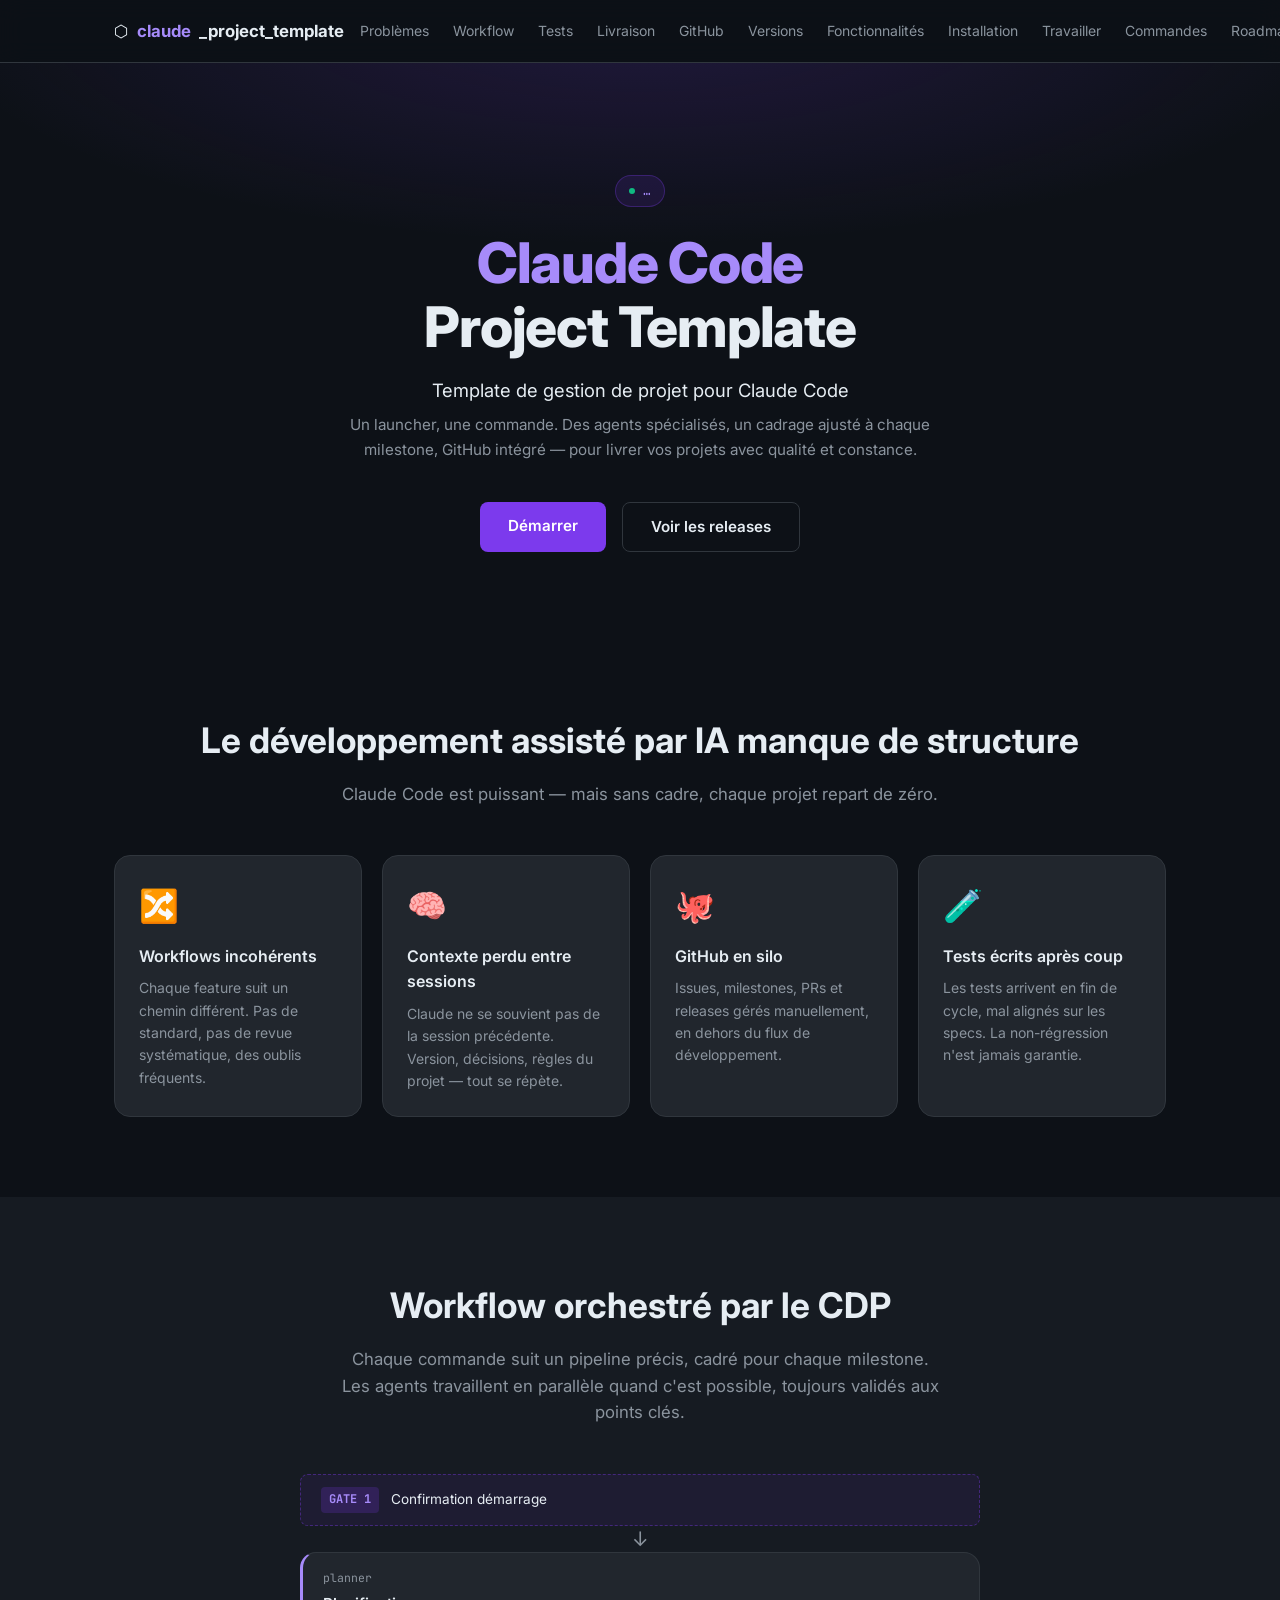
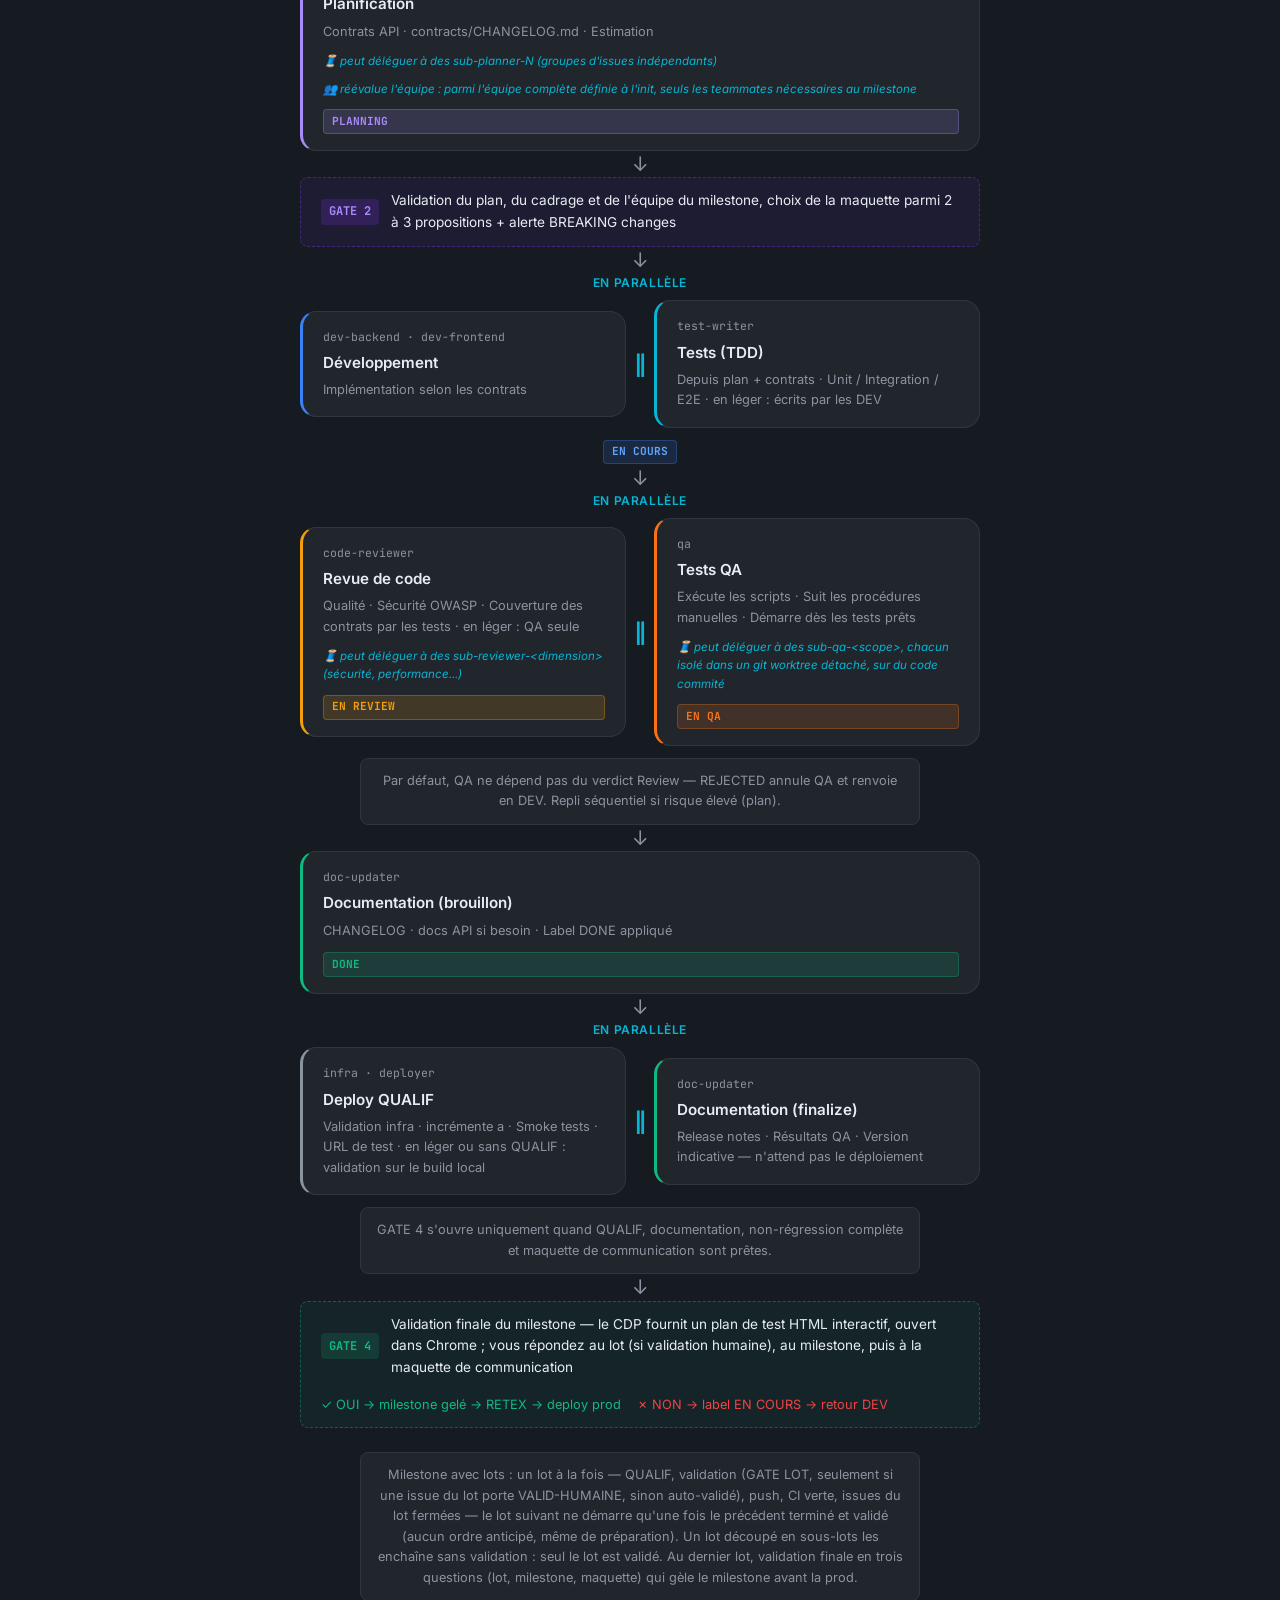
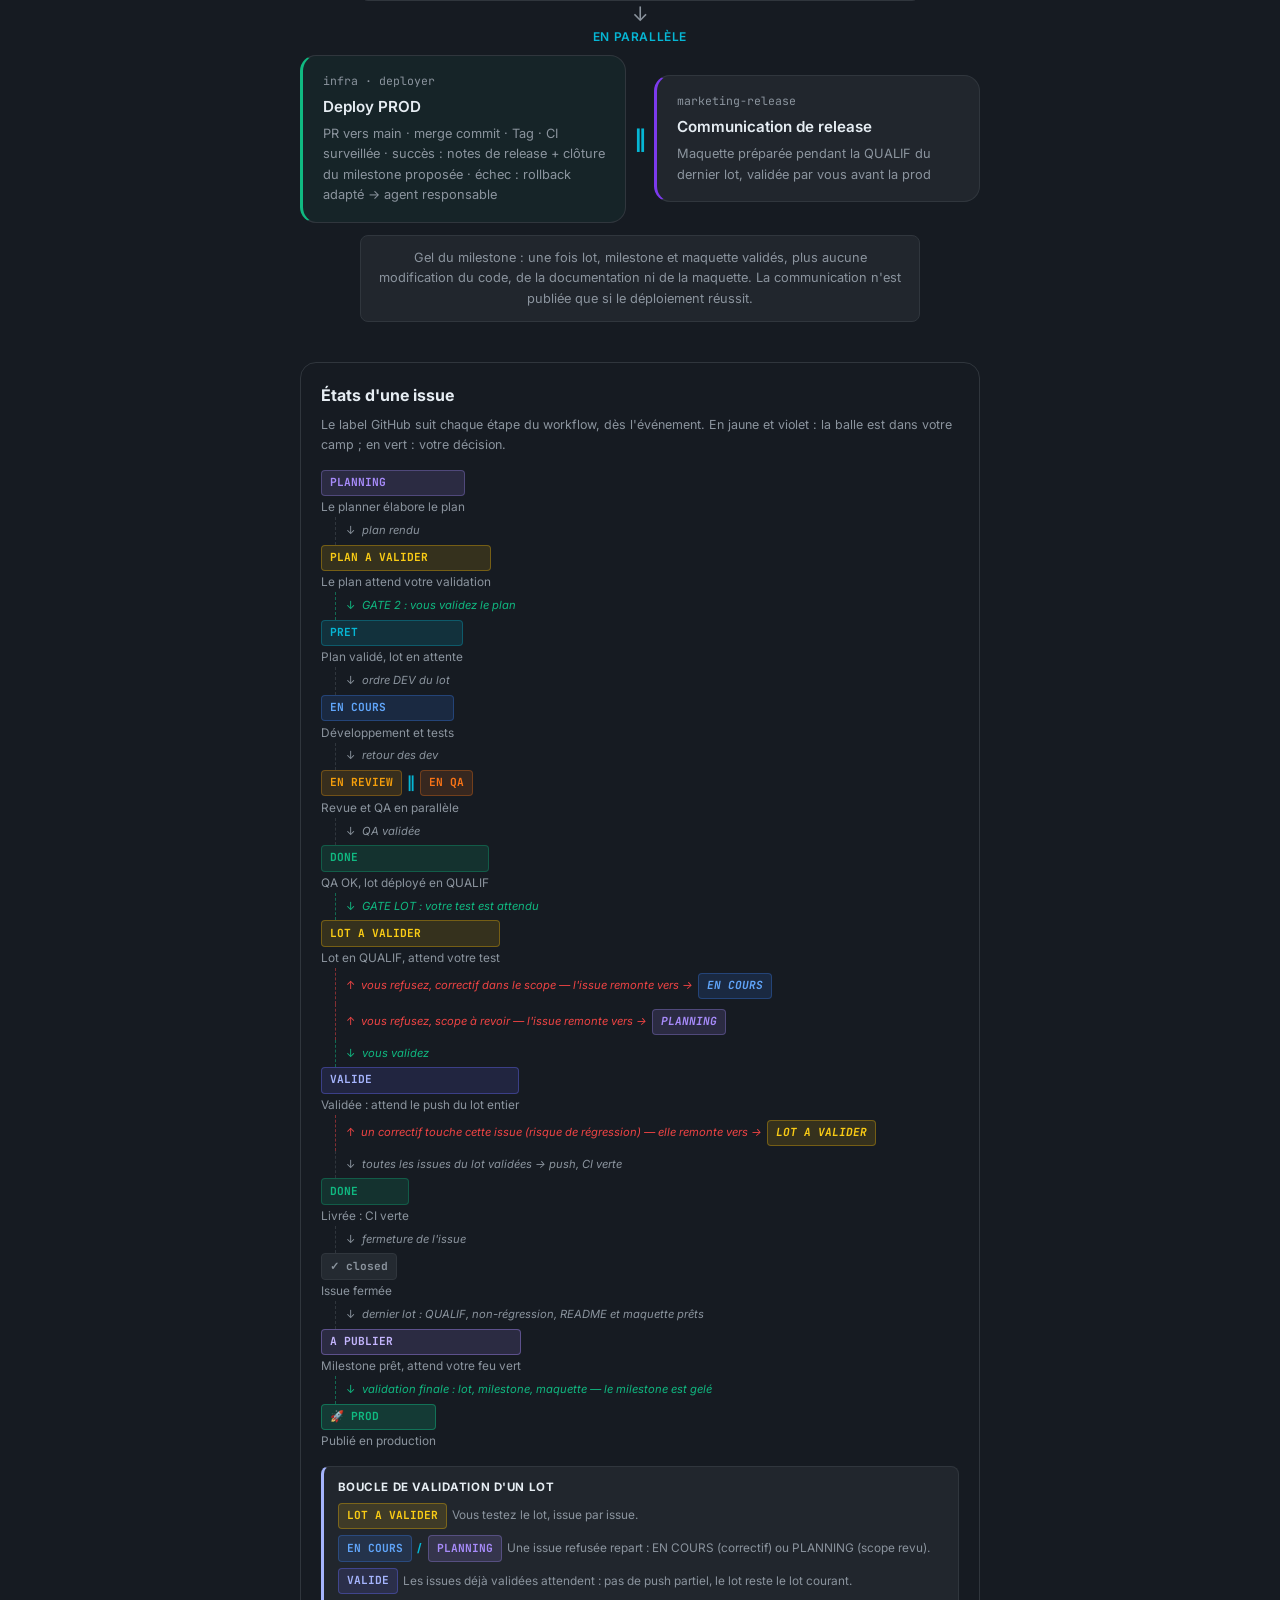
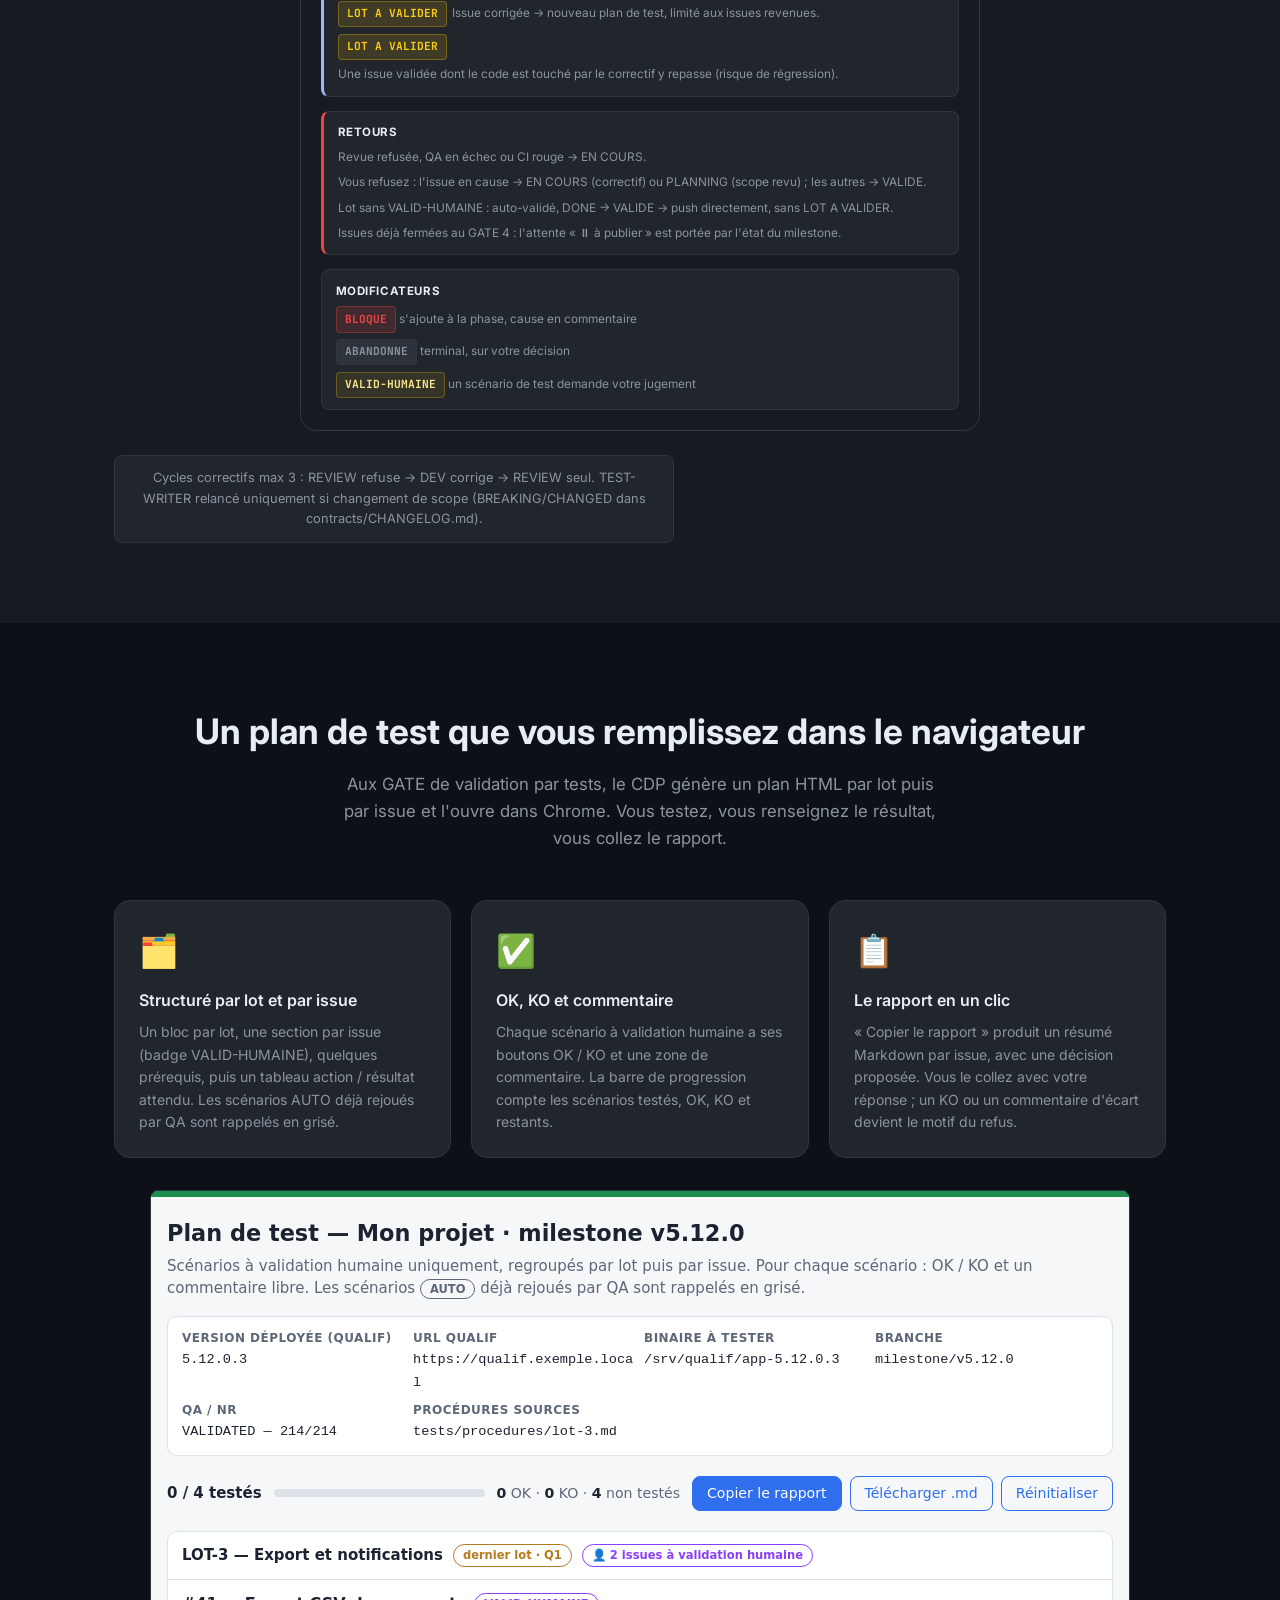
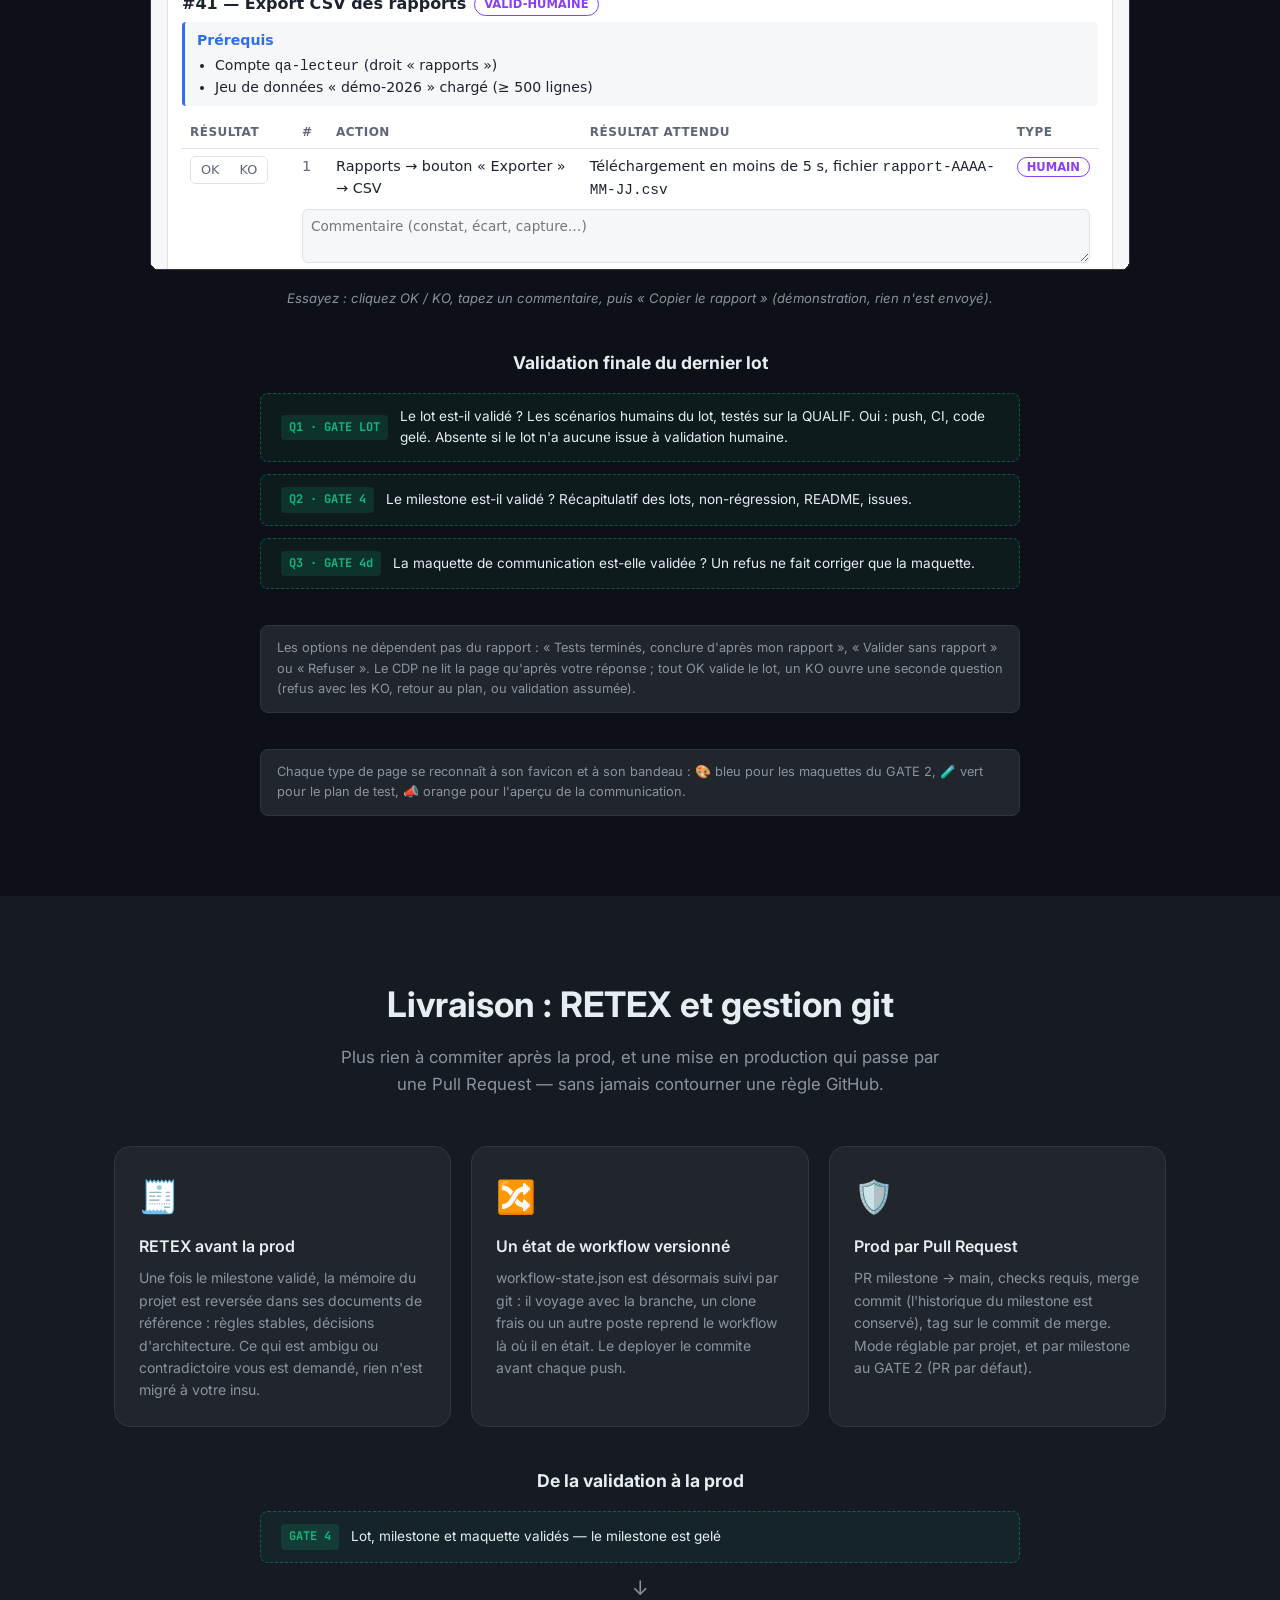
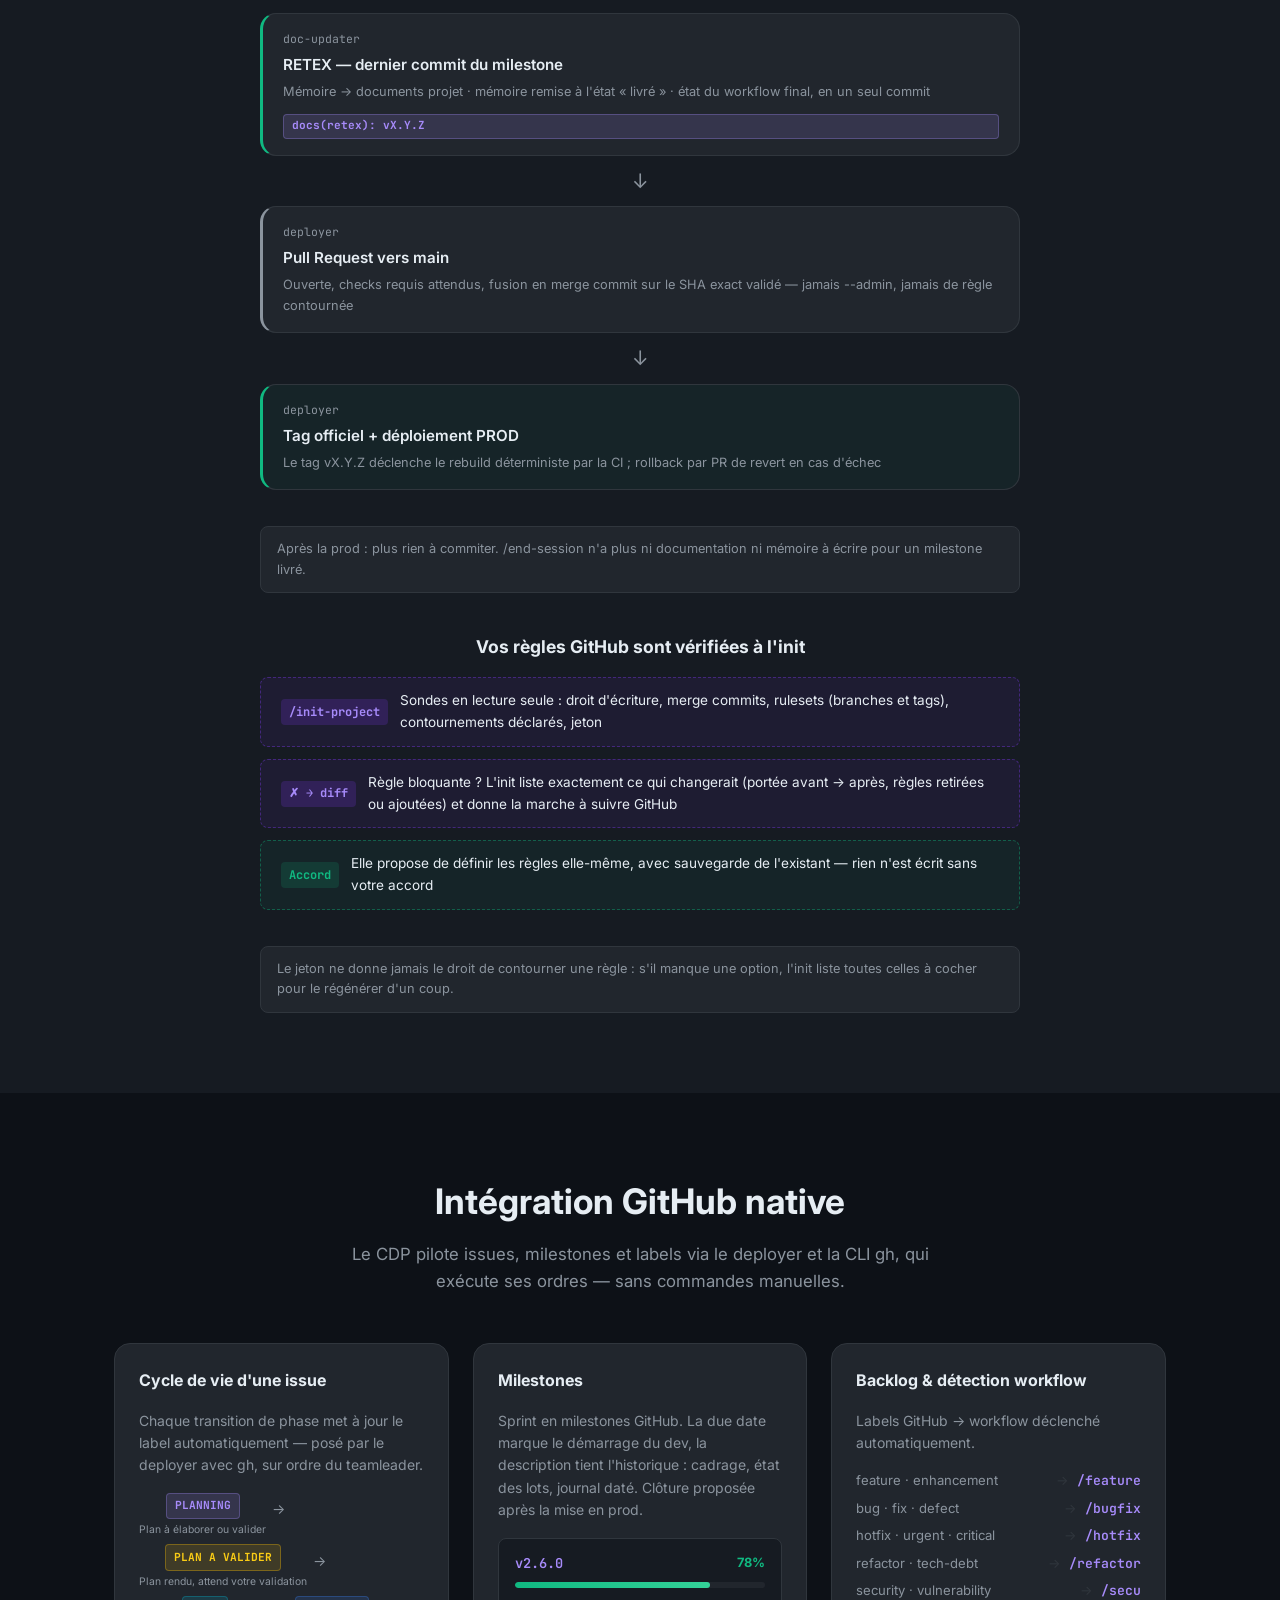
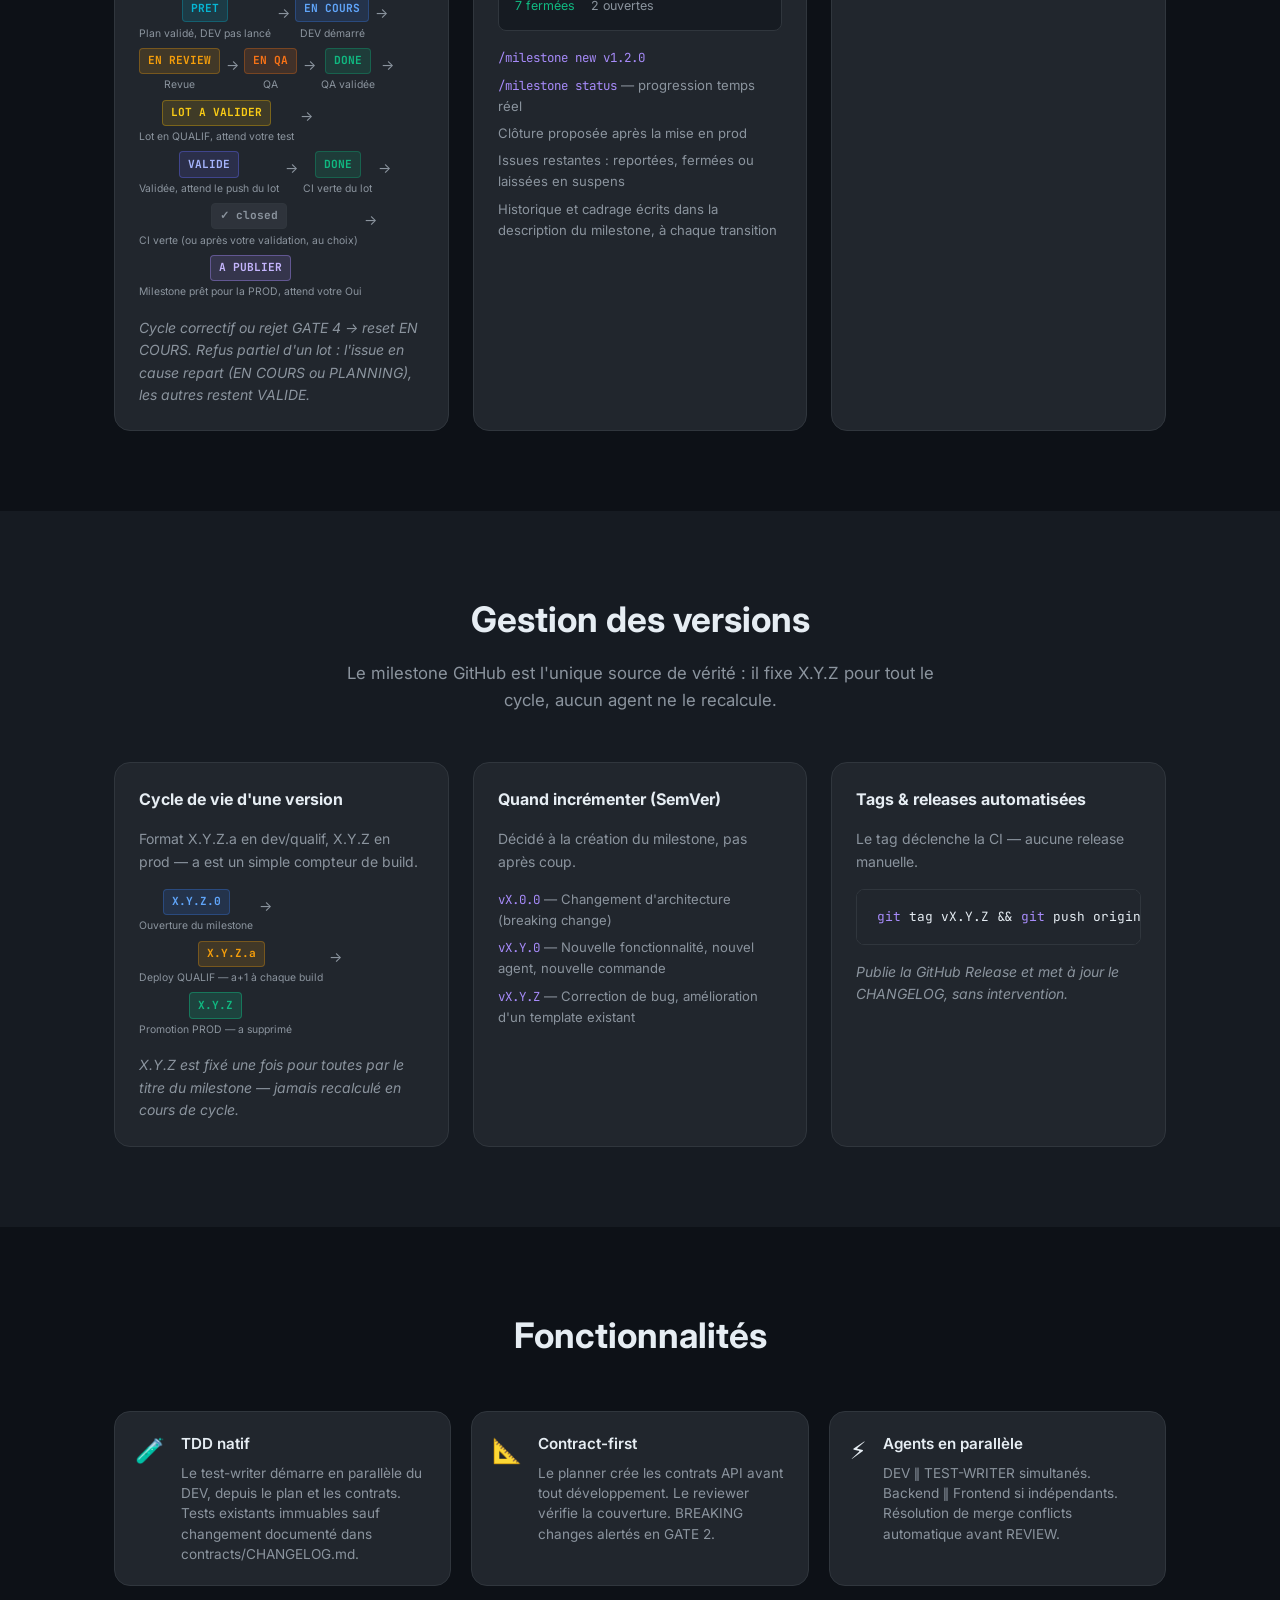
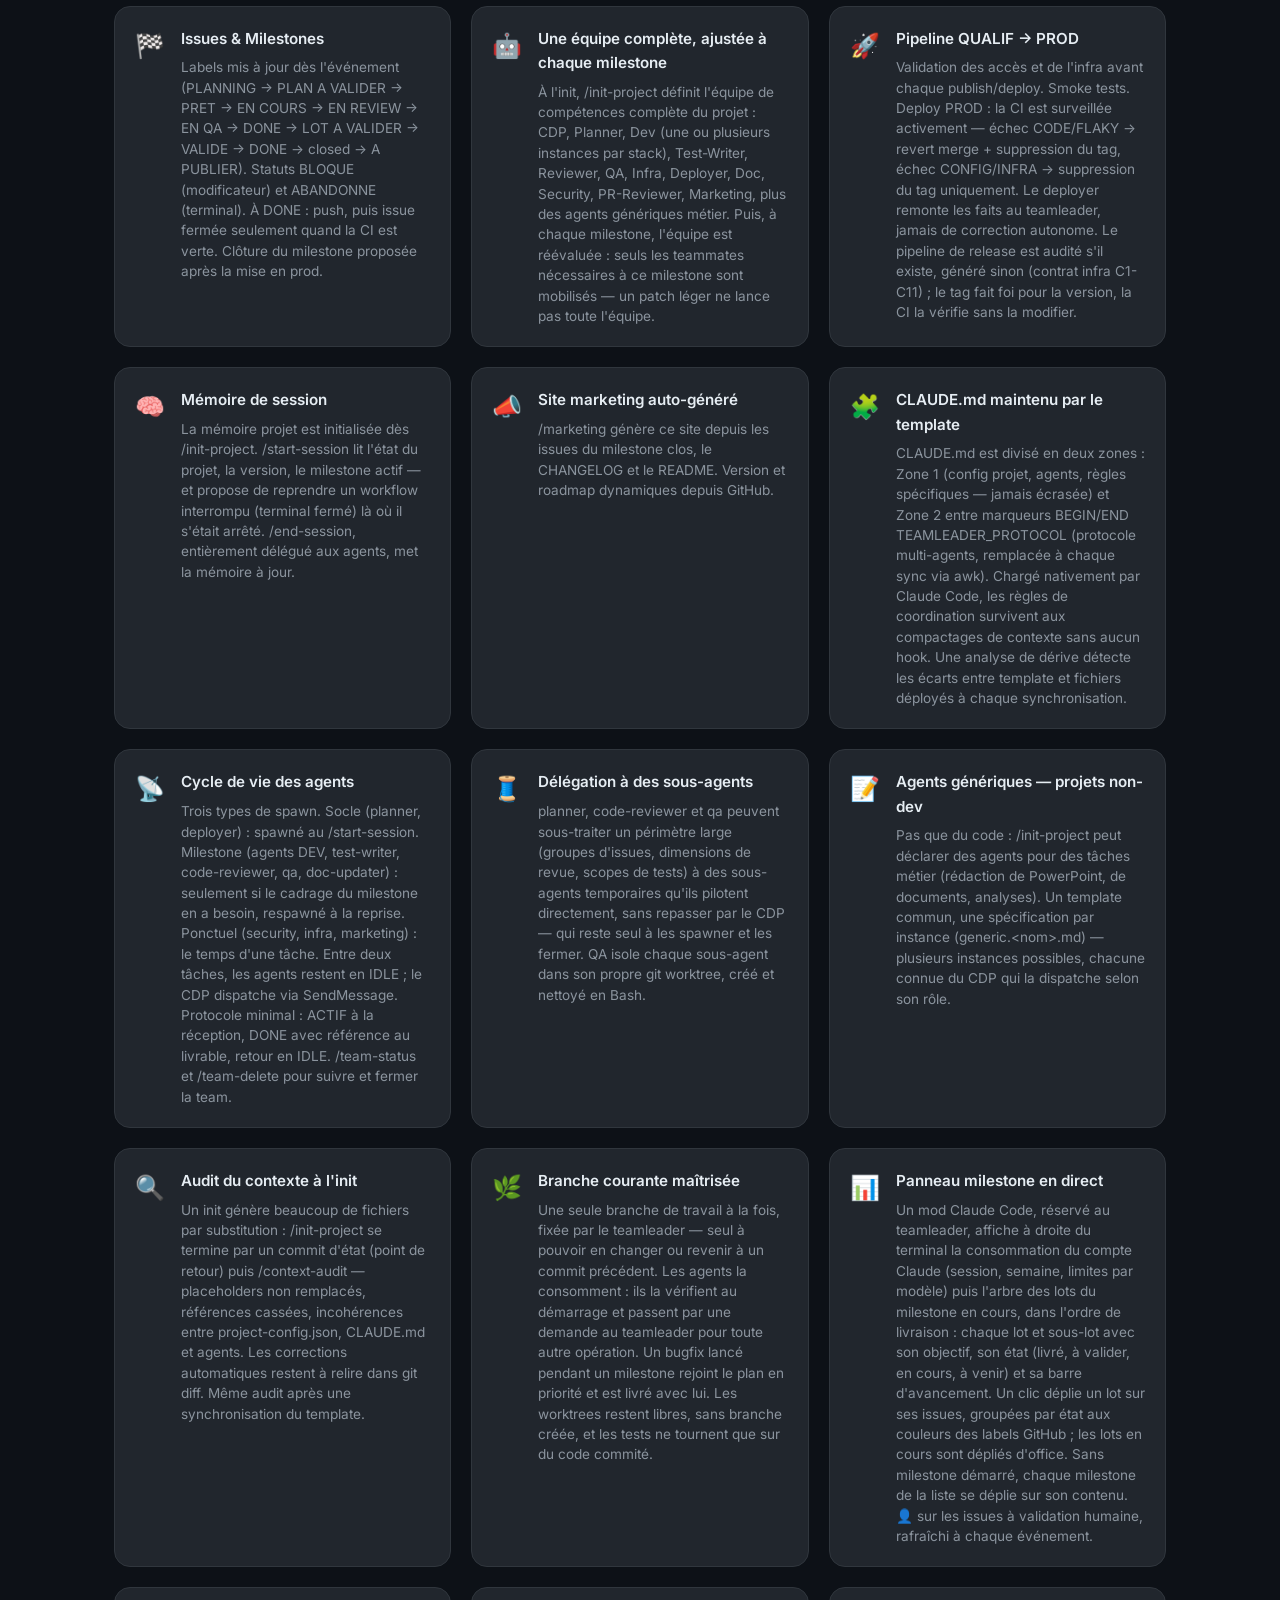
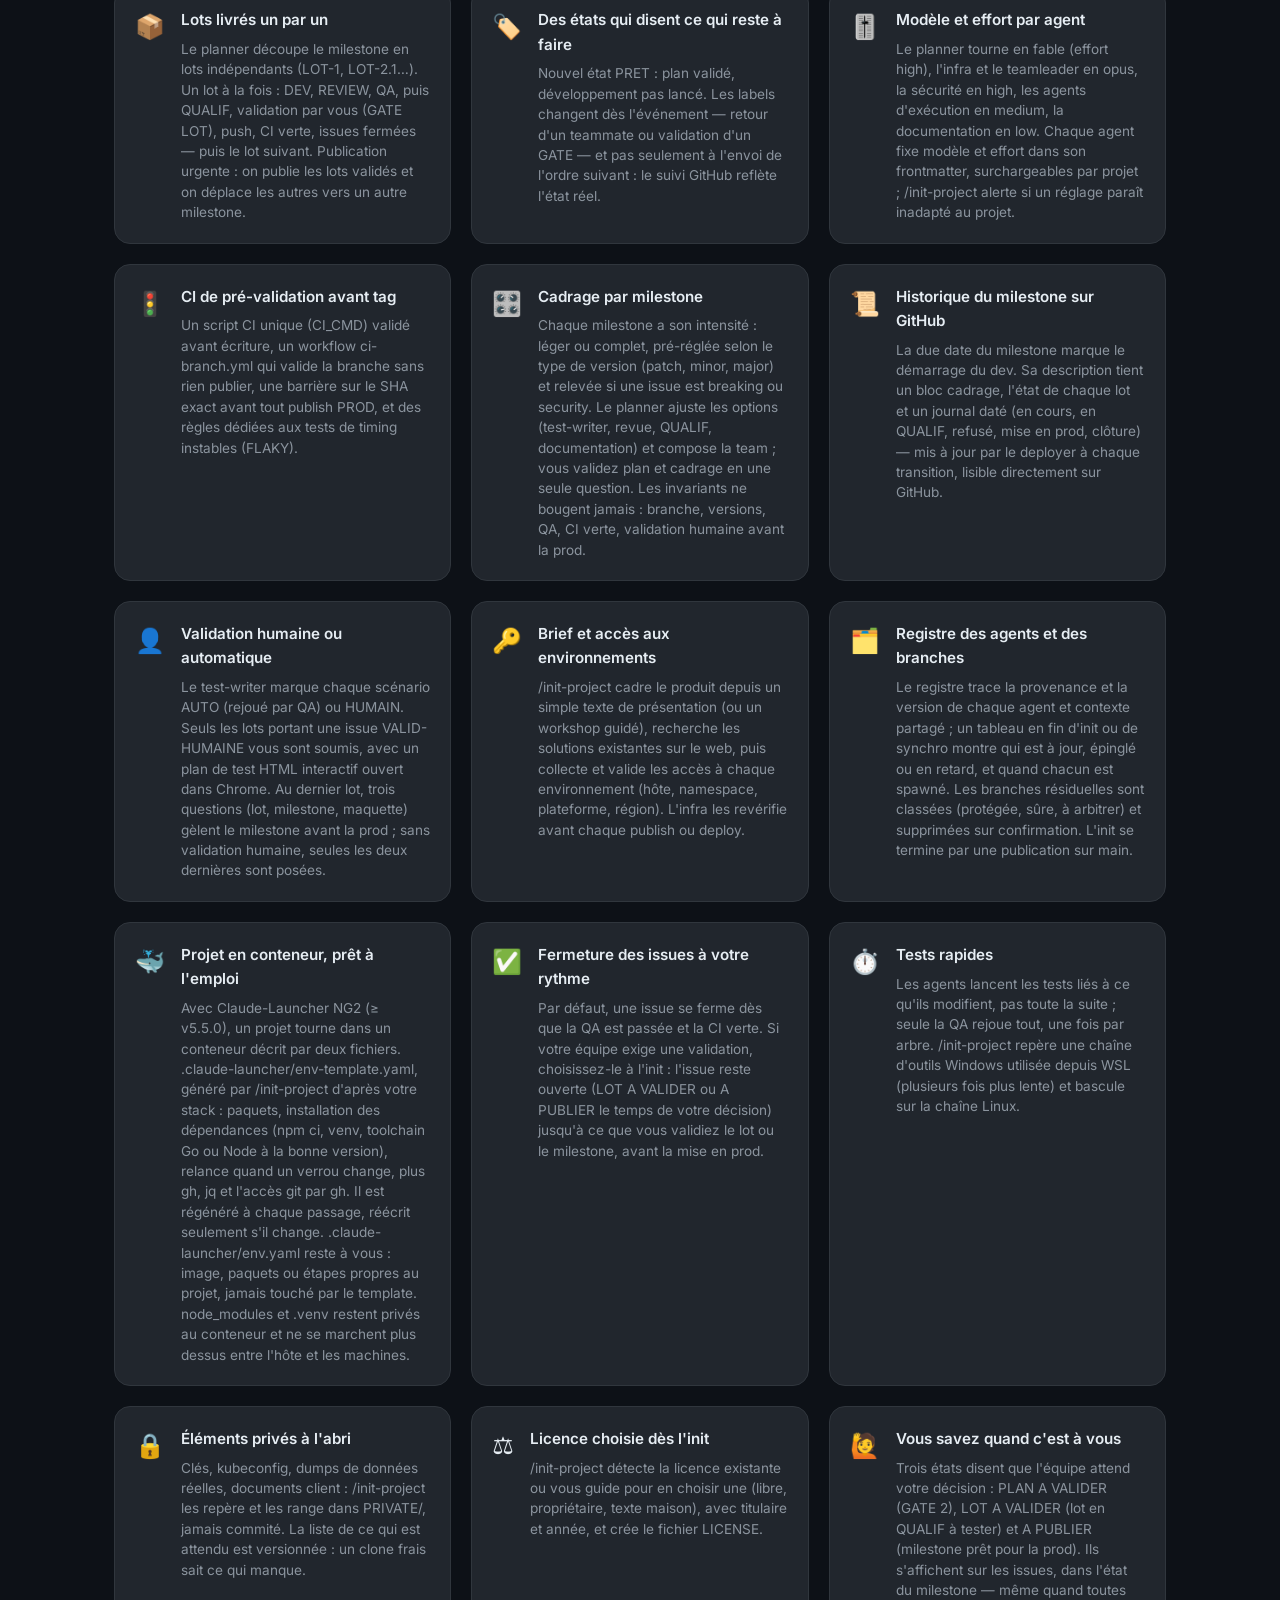
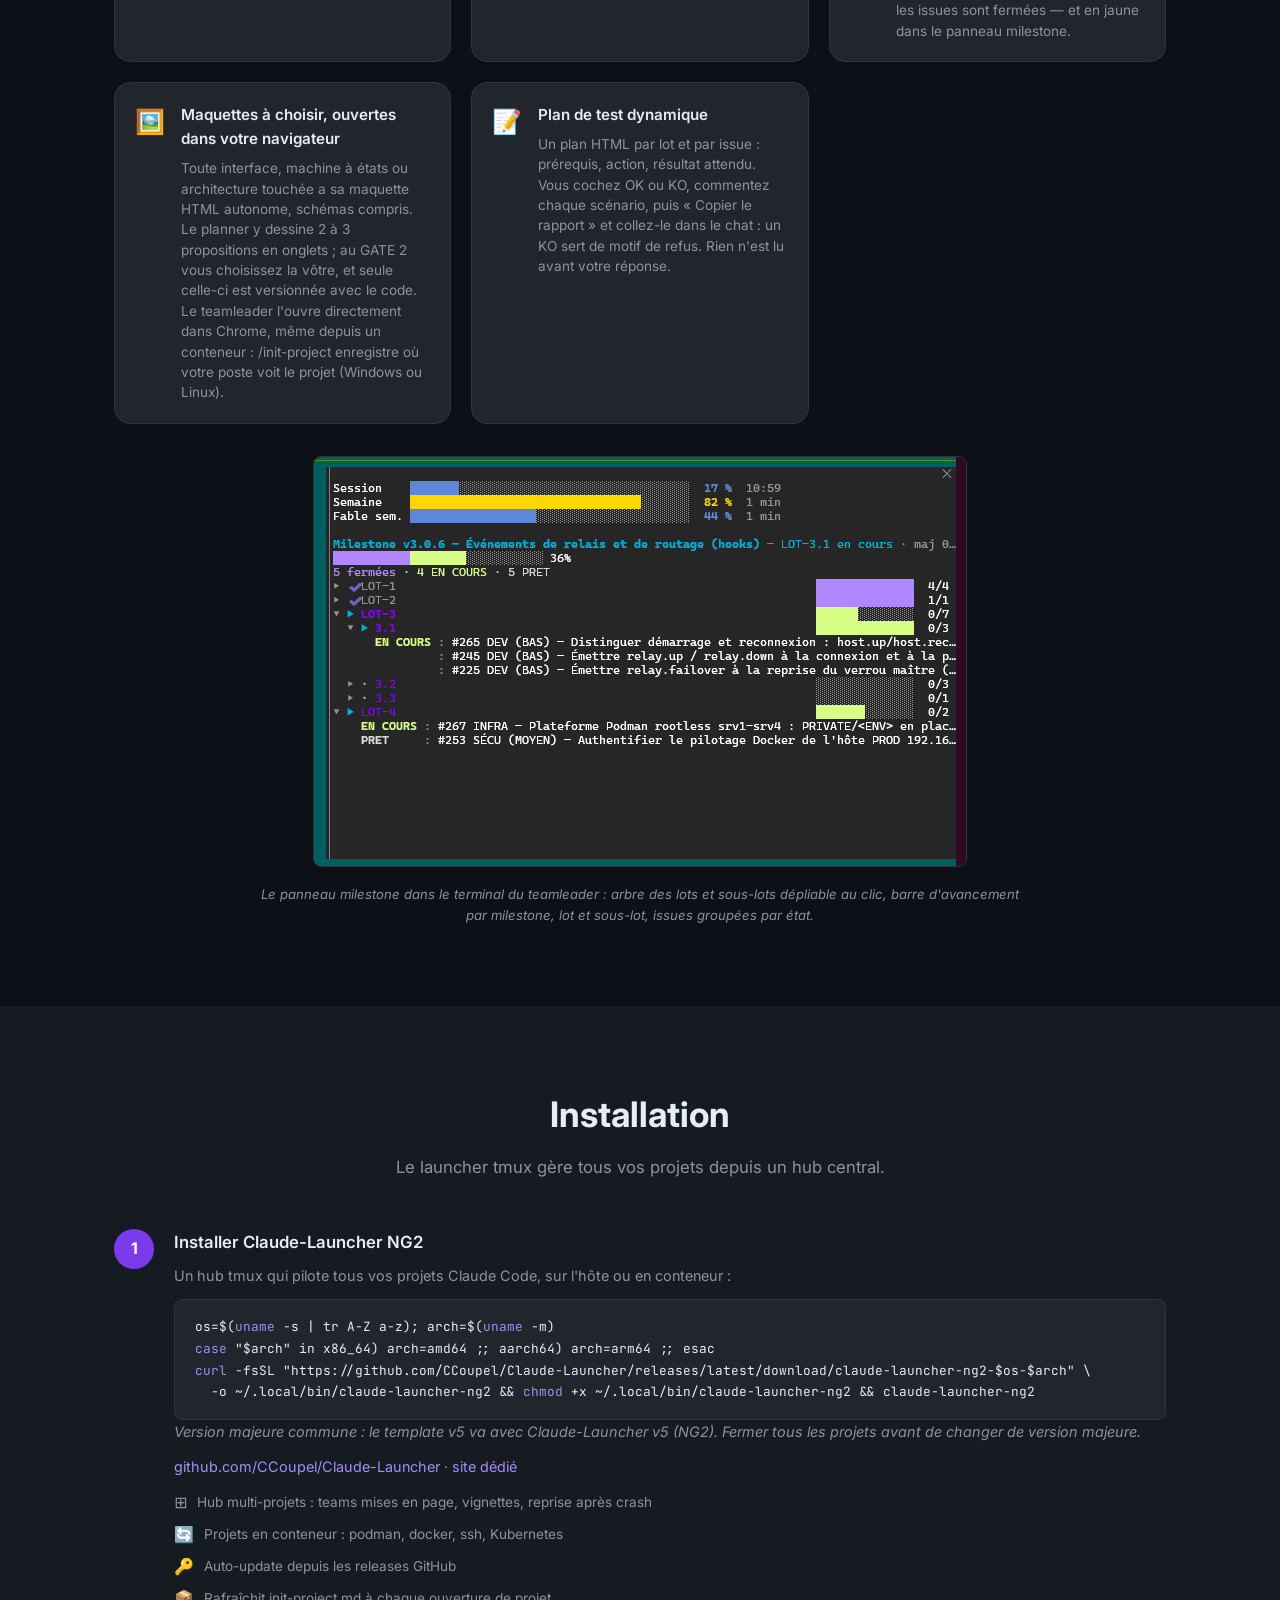
<file: index.html>
<!DOCTYPE html>
<html lang="fr">
<head>
  <meta charset="UTF-8" />
  <meta name="viewport" content="width=device-width, initial-scale=1.0" />
  <meta name="description" content="Template de gestion de projet pour Claude Code — agents spécialisés, workflows orchestrés, GitHub intégré, TDD natif." />
  <title>Claude Project Template</title>
  <link rel="preconnect" href="https://fonts.googleapis.com" />
  <link rel="preconnect" href="https://fonts.gstatic.com" crossorigin />
  <link href="https://fonts.googleapis.com/css2?family=Inter:wght@400;500;600;700;800&family=JetBrains+Mono:wght@400;500&display=swap" rel="stylesheet" />
  <link rel="stylesheet" href="assets/style.css" />
</head>
<body>

<nav>
  <div class="container nav-inner">
    <div class="nav-logo">⬡ <span>claude</span>_project_template</div>
    <ul class="nav-links">
      <li><a href="#problems" data-i18n="nav.problems">Problèmes</a></li>
      <li><a href="#workflow" data-i18n="nav.workflow">Workflow</a></li>
      <li><a href="#testplan" data-i18n="nav.testplan">Tests</a></li>
      <li><a href="#release" data-i18n="nav.release">Livraison</a></li>
      <li><a href="#github"   data-i18n="nav.github">GitHub</a></li>
      <li><a href="#versioning" data-i18n="nav.versioning">Versions</a></li>
      <li><a href="#features" data-i18n="nav.features">Fonctionnalités</a></li>
      <li><a href="#install"  data-i18n="nav.install">Installation</a></li>
      <li><a href="#working"  data-i18n="nav.working">Travailler</a></li>
      <li><a href="#commands" data-i18n="nav.commands">Commandes</a></li>
      <li><a href="#roadmap"  data-i18n="nav.roadmap">Roadmap</a></li>
    </ul>
    <div class="lang-switcher">
      <button class="lang-btn active" data-lang="fr">FR</button>
      <span>|</span>
      <button class="lang-btn" data-lang="en">EN</button>
    </div>
  </div>
</nav>

<section id="hero">
  <div class="container">
    <div class="hero-badge"><span class="dot"></span><span class="version-tag">…</span></div>
    <h1><em>Claude Code</em><br>Project Template</h1>
    <p class="hero-tagline" data-i18n="hero.tagline"></p>
    <p class="hero-sub" data-i18n="hero.description"></p>
    <div class="hero-ctas">
      <a href="#install" class="btn btn-primary" data-i18n="hero.cta.install">Démarrer</a>
      <a href="https://github.com/CCoupel/claude_project_template/releases" class="btn btn-outline" target="_blank" rel="noopener" data-i18n="hero.cta.releases">Voir les releases</a>
    </div>
  </div>
</section>

<section id="problems">
  <div class="container">
    <div class="section-header">
      <h2 data-i18n="problems.title"></h2>
      <p data-i18n="problems.subtitle"></p>
    </div>
    <div class="problems-grid">
      <div class="problem-card"><div class="problem-icon">🔀</div><h3 data-i18n="problems.p1.title"></h3><p data-i18n="problems.p1.desc"></p></div>
      <div class="problem-card"><div class="problem-icon">🧠</div><h3 data-i18n="problems.p2.title"></h3><p data-i18n="problems.p2.desc"></p></div>
      <div class="problem-card"><div class="problem-icon">🐙</div><h3 data-i18n="problems.p3.title"></h3><p data-i18n="problems.p3.desc"></p></div>
      <div class="problem-card"><div class="problem-icon">🧪</div><h3 data-i18n="problems.p4.title"></h3><p data-i18n="problems.p4.desc"></p></div>
    </div>
  </div>
</section>

<section id="workflow">
  <div class="container">
    <div class="section-header">
      <h2 data-i18n="workflow.title"></h2>
      <p data-i18n="workflow.subtitle"></p>
    </div>
    <div class="wf-layout">
    <div class="pipeline">

      <div class="pipeline-gate">
        <span class="gate-label">GATE 1</span>
        <span class="gate-desc" data-i18n="wf.gate1"></span>
      </div>
      <div class="pipeline-arrow">↓</div>

      <div class="pipeline-step step-plan has-subs subs-right">
        <div class="step-agent">planner</div>
        <div class="step-title" data-i18n="wf.plan"></div>
        <div class="step-desc" data-i18n="wf.plan.desc"></div>
        <div class="step-sub" data-i18n="wf.plan.sub"></div>
        <div class="step-sub" data-i18n="wf.plan.team"></div>
        <span class="step-label label-planning">PLANNING</span>
        <div class="sub-wing">
          <div class="sub-box">sub-planner-1</div>
          <div class="sub-box">sub-planner-2</div>
        </div>
      </div>
      <div class="pipeline-arrow">↓</div>

      <div class="pipeline-gate">
        <span class="gate-label">GATE 2</span>
        <span class="gate-desc" data-i18n="wf.gate2"></span>
      </div>
      <div class="pipeline-arrow">↓</div>

      <div class="pipeline-parallel-block">
        <div class="parallel-header" data-i18n="wf.parallel"></div>
        <div class="pipeline-parallel">
          <div class="pipeline-step step-dev">
            <div class="step-agent">dev-backend · dev-frontend</div>
            <div class="step-title" data-i18n="wf.dev"></div>
            <div class="step-desc" data-i18n="wf.dev.desc"></div>
          </div>
          <div class="parallel-sep">∥</div>
          <div class="pipeline-step step-test">
            <div class="step-agent">test-writer</div>
            <div class="step-title" data-i18n="wf.tests"></div>
            <div class="step-desc" data-i18n="wf.tests.desc"></div>
          </div>
        </div>
        <span class="step-label label-encours" style="margin-top:.75rem;display:inline-block">EN COURS</span>
      </div>
      <div class="pipeline-arrow">↓</div>

      <div class="pipeline-parallel-block">
        <div class="parallel-header" data-i18n="wf.parallel"></div>
        <div class="pipeline-parallel">
          <div class="pipeline-step step-review has-subs subs-left">
            <div class="step-agent">code-reviewer</div>
            <div class="step-title" data-i18n="wf.review"></div>
            <div class="step-desc" data-i18n="wf.review.desc"></div>
            <div class="step-sub" data-i18n="wf.review.sub"></div>
            <span class="step-label label-review">EN REVIEW</span>
            <div class="sub-wing">
              <div class="sub-box">sub-reviewer-securite</div>
              <div class="sub-box">sub-reviewer-performance</div>
            </div>
          </div>
          <div class="parallel-sep">∥</div>
          <div class="pipeline-step step-qa has-subs subs-right">
            <div class="step-agent">qa</div>
            <div class="step-title" data-i18n="wf.qa"></div>
            <div class="step-desc" data-i18n="wf.qa.desc"></div>
            <div class="step-sub" data-i18n="wf.qa.sub"></div>
            <span class="step-label label-qa">EN QA</span>
            <div class="sub-wing">
              <div class="sub-box">sub-qa-unit</div>
              <div class="sub-box">sub-qa-e2e</div>
            </div>
          </div>
        </div>
        <div class="pipeline-note" style="margin-top:.75rem" data-i18n="wf.reviewqa.note"></div>
      </div>
      <div class="pipeline-arrow">↓</div>

      <div class="pipeline-step step-doc">
        <div class="step-agent">doc-updater</div>
        <div class="step-title" data-i18n="wf.doc"></div>
        <div class="step-desc" data-i18n="wf.doc.desc"></div>
        <span class="step-label label-done">DONE</span>
      </div>
      <div class="pipeline-arrow">↓</div>

      <div class="pipeline-parallel-block">
        <div class="parallel-header" data-i18n="wf.parallel"></div>
        <div class="pipeline-parallel">
          <div class="pipeline-step step-qualif">
            <div class="step-agent">infra · deployer</div>
            <div class="step-title" data-i18n="wf.qualif"></div>
            <div class="step-desc" data-i18n="wf.qualif.desc"></div>
          </div>
          <div class="parallel-sep">∥</div>
          <div class="pipeline-step step-docfinal">
            <div class="step-agent">doc-updater</div>
            <div class="step-title" data-i18n="wf.docfinal"></div>
            <div class="step-desc" data-i18n="wf.docfinal.desc"></div>
          </div>
        </div>
        <div class="pipeline-note" style="margin-top:.75rem" data-i18n="wf.qualifdoc.note"></div>
      </div>
      <div class="pipeline-arrow">↓</div>

      <div class="pipeline-gate gate-user">
        <span class="gate-label">GATE 4</span>
        <span class="gate-desc" data-i18n="wf.gate4"></span>
        <div class="gate-branches">
          <span class="gate-ok" data-i18n="wf.gate4.ok"></span>
          <span class="gate-ko" data-i18n="wf.gate4.ko"></span>
        </div>
      </div>
      <div class="pipeline-note" data-i18n="wf.lots.note"></div>
      <div class="pipeline-arrow">↓</div>

      <div class="pipeline-parallel-block">
        <div class="parallel-header" data-i18n="wf.parallel"></div>
        <div class="pipeline-parallel">
          <div class="pipeline-step step-prod">
            <div class="step-agent">infra · deployer</div>
            <div class="step-title" data-i18n="wf.prod"></div>
            <div class="step-desc" data-i18n="wf.prod.desc"></div>
          </div>
          <div class="parallel-sep">∥</div>
          <div class="pipeline-step step-marketing">
            <div class="step-agent">marketing-release</div>
            <div class="step-title" data-i18n="wf.marketing"></div>
            <div class="step-desc" data-i18n="wf.marketing.desc"></div>
          </div>
        </div>
        <div class="pipeline-note" style="margin-top:.75rem" data-i18n="wf.marketing.note"></div>
      </div>

    </div>
    <aside class="issue-flow">
      <h3 data-i18n="flow.title"></h3>
      <p class="flow-sub" data-i18n="flow.subtitle"></p>
      <div class="flow-chain">
        <div class="flow-state"><span class="phase-badge badge-planning">PLANNING</span><span class="flow-desc" data-i18n="flow.s.planning"></span></div>
        <div class="flow-event"><span class="flow-arrow">↓</span><span data-i18n="flow.e.plandone"></span></div>
        <div class="flow-state"><span class="phase-badge badge-avalider">PLAN A VALIDER</span><span class="flow-desc" data-i18n="flow.s.planavalider"></span></div>
        <div class="flow-event flow-user"><span class="flow-arrow">↓</span><span data-i18n="flow.e.gate2"></span></div>
        <div class="flow-state"><span class="phase-badge badge-pret">PRET</span><span class="flow-desc" data-i18n="flow.s.pret"></span></div>
        <div class="flow-event"><span class="flow-arrow">↓</span><span data-i18n="flow.e.dev"></span></div>
        <div class="flow-state"><span class="phase-badge badge-encours">EN COURS</span><span class="flow-desc" data-i18n="flow.s.encours"></span></div>
        <div class="flow-event"><span class="flow-arrow">↓</span><span data-i18n="flow.e.devdone"></span></div>
        <div class="flow-state"><span class="flow-pair"><span class="phase-badge badge-review">EN REVIEW</span><span class="flow-par">∥</span><span class="phase-badge badge-qa">EN QA</span></span><span class="flow-desc" data-i18n="flow.s.reviewqa"></span></div>
        <div class="flow-event"><span class="flow-arrow">↓</span><span data-i18n="flow.e.qaok"></span></div>
        <div class="flow-state"><span class="phase-badge badge-done">DONE</span><span class="flow-desc" data-i18n="flow.s.done"></span></div>
        <div class="flow-event flow-user"><span class="flow-arrow">↓</span><span data-i18n="flow.e.ask"></span></div>
        <div class="flow-state"><span class="phase-badge badge-avalider">LOT A VALIDER</span><span class="flow-desc" data-i18n="flow.s.avalider"></span></div>
        <div class="flow-event flow-ret"><span class="flow-arrow">↑</span><span data-i18n="flow.e.refuse1"></span><span class="phase-badge badge-encours">EN COURS</span></div>
        <div class="flow-event flow-ret"><span class="flow-arrow">↑</span><span data-i18n="flow.e.refuse2"></span><span class="phase-badge badge-planning">PLANNING</span></div>
        <div class="flow-event flow-user"><span class="flow-arrow">↓</span><span data-i18n="flow.e.ok"></span></div>
        <div class="flow-state"><span class="phase-badge badge-valide">VALIDE</span><span class="flow-desc" data-i18n="flow.s.valide"></span></div>
        <div class="flow-event flow-ret"><span class="flow-arrow">↑</span><span data-i18n="flow.e.regress"></span><span class="phase-badge badge-avalider">LOT A VALIDER</span></div>
        <div class="flow-event"><span class="flow-arrow">↓</span><span data-i18n="flow.e.lotok"></span></div>
        <div class="flow-state"><span class="phase-badge badge-done">DONE</span><span class="flow-desc" data-i18n="flow.s.done2"></span></div>
        <div class="flow-event"><span class="flow-arrow">↓</span><span data-i18n="flow.e.ci"></span></div>
        <div class="flow-state"><span class="phase-badge badge-closed">✓ closed</span><span class="flow-desc" data-i18n="flow.s.closed"></span></div>
        <div class="flow-event"><span class="flow-arrow">↓</span><span data-i18n="flow.e.lastlot"></span></div>
        <div class="flow-state"><span class="phase-badge badge-apublier">A PUBLIER</span><span class="flow-desc" data-i18n="flow.s.apublier"></span></div>
        <div class="flow-event flow-user"><span class="flow-arrow">↓</span><span data-i18n="flow.e.gate4"></span></div>
        <div class="flow-state"><span class="phase-badge badge-prod">🚀 PROD</span><span class="flow-desc" data-i18n="flow.s.prod"></span></div>
      </div>
      <div class="flow-box flow-loop">
        <div class="flow-box-title" data-i18n="flow.loop.title"></div>
        <p><span class="phase-badge badge-avalider">LOT A VALIDER</span> <span data-i18n="flow.loop.1"></span></p>
        <p><span class="phase-badge badge-encours">EN COURS</span> <span class="flow-par">/</span> <span class="phase-badge badge-planning">PLANNING</span> <span data-i18n="flow.loop.2"></span></p>
        <p><span class="phase-badge badge-valide">VALIDE</span> <span data-i18n="flow.loop.3"></span></p>
        <p><span class="phase-badge badge-avalider">LOT A VALIDER</span> <span data-i18n="flow.loop.4"></span></p>
        <p><span class="phase-badge badge-avalider">LOT A VALIDER</span> <span data-i18n="flow.loop.5"></span></p>
      </div>
      <div class="flow-box flow-back">
        <div class="flow-box-title" data-i18n="flow.back.title"></div>
        <p data-i18n="flow.back.1"></p>
        <p data-i18n="flow.back.2"></p>
        <p data-i18n="flow.back.3"></p>
        <p data-i18n="flow.back.4"></p>
      </div>
      <div class="flow-box">
        <div class="flow-box-title" data-i18n="flow.mod.title"></div>
        <p><span class="phase-badge badge-bloque">BLOQUE</span> <span data-i18n="flow.mod.bloque"></span></p>
        <p><span class="phase-badge badge-abandonne">ABANDONNE</span> <span data-i18n="flow.mod.abandonne"></span></p>
        <p><span class="phase-badge badge-human">VALID-HUMAINE</span> <span data-i18n="flow.mod.human"></span></p>
      </div>
    </aside>
    </div>
    <div class="pipeline-note" data-i18n="wf.cycles"></div>
  </div>
</section>

<section id="testplan">
  <div class="container">
    <div class="section-header">
      <h2 data-i18n="testplan.title"></h2>
      <p data-i18n="testplan.subtitle"></p>
    </div>
    <div class="problems-grid">
      <div class="problem-card"><div class="problem-icon">🗂️</div><h3 data-i18n="testplan.t1.title"></h3><p data-i18n="testplan.t1.desc"></p></div>
      <div class="problem-card"><div class="problem-icon">✅</div><h3 data-i18n="testplan.t2.title"></h3><p data-i18n="testplan.t2.desc"></p></div>
      <div class="problem-card"><div class="problem-icon">📋</div><h3 data-i18n="testplan.t3.title"></h3><p data-i18n="testplan.t3.desc"></p></div>
    </div>
    <figure class="panel-shot demo-wrap">
      <iframe class="demo-frame" src="assets/plan-de-test.demo.html" title="Plan de test — démonstration" loading="lazy"></iframe>
      <figcaption data-i18n="testplan.demo"></figcaption>
    </figure>
    <div class="testplan-seq">
      <h3 data-i18n="testplan.q.title"></h3>
      <div class="pipeline-gate gate-user"><span class="gate-label">Q1 · GATE LOT</span><span class="gate-desc" data-i18n="testplan.q1"></span></div>
      <div class="pipeline-gate gate-user"><span class="gate-label">Q2 · GATE 4</span><span class="gate-desc" data-i18n="testplan.q2"></span></div>
      <div class="pipeline-gate gate-user"><span class="gate-label">Q3 · GATE 4d</span><span class="gate-desc" data-i18n="testplan.q3"></span></div>
      <div class="pipeline-note" data-i18n="testplan.after"></div>
      <div class="pipeline-note" data-i18n="testplan.tabs"></div>
    </div>
  </div>
</section>

<section id="release">
  <div class="container">
    <div class="section-header">
      <h2 data-i18n="release.title"></h2>
      <p data-i18n="release.subtitle"></p>
    </div>
    <div class="problems-grid">
      <div class="problem-card"><div class="problem-icon">🧾</div><h3 data-i18n="release.c1.title"></h3><p data-i18n="release.c1.desc"></p></div>
      <div class="problem-card"><div class="problem-icon">🔀</div><h3 data-i18n="release.c2.title"></h3><p data-i18n="release.c2.desc"></p></div>
      <div class="problem-card"><div class="problem-icon">🛡️</div><h3 data-i18n="release.c3.title"></h3><p data-i18n="release.c3.desc"></p></div>
    </div>
    <div class="testplan-seq">
      <h3 data-i18n="release.seq.title"></h3>
      <div class="pipeline-gate gate-user"><span class="gate-label">GATE 4</span><span class="gate-desc" data-i18n="release.s.gate"></span></div>
      <div class="pipeline-arrow" style="text-align:center">↓</div>
      <div class="pipeline-step step-doc"><div class="step-agent">doc-updater</div><div class="step-title" data-i18n="release.s.retex"></div><div class="step-desc" data-i18n="release.s.retex.desc"></div><span class="step-label label-planning">docs(retex): vX.Y.Z</span></div>
      <div class="pipeline-arrow" style="text-align:center">↓</div>
      <div class="pipeline-step step-qualif"><div class="step-agent">deployer</div><div class="step-title" data-i18n="release.s.pr"></div><div class="step-desc" data-i18n="release.s.pr.desc"></div></div>
      <div class="pipeline-arrow" style="text-align:center">↓</div>
      <div class="pipeline-step step-prod"><div class="step-agent">deployer</div><div class="step-title" data-i18n="release.s.tag"></div><div class="step-desc" data-i18n="release.s.tag.desc"></div></div>
      <div class="pipeline-note" data-i18n="release.after"></div>
    </div>
    <div class="testplan-seq">
      <h3 data-i18n="release.init.title"></h3>
      <div class="pipeline-gate"><span class="gate-label">/init-project</span><span class="gate-desc" data-i18n="release.i1"></span></div>
      <div class="pipeline-gate"><span class="gate-label">✗ → diff</span><span class="gate-desc" data-i18n="release.i2"></span></div>
      <div class="pipeline-gate gate-user"><span class="gate-label">Accord</span><span class="gate-desc" data-i18n="release.i3"></span></div>
      <div class="pipeline-note" data-i18n="release.init.note"></div>
    </div>
  </div>
</section>

<section id="github">
  <div class="container">
    <div class="section-header">
      <h2 data-i18n="github.title"></h2>
      <p data-i18n="github.subtitle"></p>
    </div>
    <div class="github-grid">

      <div class="github-card">
        <h3 data-i18n="github.labels.title"></h3>
        <p data-i18n="github.labels.desc"></p>
        <div class="label-chain">
          <div class="label-step"><span class="phase-badge badge-planning">PLANNING</span><span class="label-step-desc" data-i18n="github.l1"></span></div>
          <div class="label-arrow">→</div>
          <div class="label-step"><span class="phase-badge badge-avalider">PLAN A VALIDER</span><span class="label-step-desc" data-i18n="github.lpv"></span></div>
          <div class="label-arrow">→</div>
          <div class="label-step"><span class="phase-badge badge-pret">PRET</span><span class="label-step-desc" data-i18n="github.lp"></span></div>
          <div class="label-arrow">→</div>
          <div class="label-step"><span class="phase-badge badge-encours">EN COURS</span><span class="label-step-desc" data-i18n="github.l2"></span></div>
          <div class="label-arrow">→</div>
          <div class="label-step"><span class="phase-badge badge-review">EN REVIEW</span><span class="label-step-desc" data-i18n="github.l3"></span></div>
          <div class="label-arrow">→</div>
          <div class="label-step"><span class="phase-badge badge-qa">EN QA</span><span class="label-step-desc" data-i18n="github.l4"></span></div>
          <div class="label-arrow">→</div>
          <div class="label-step"><span class="phase-badge badge-done">DONE</span><span class="label-step-desc" data-i18n="github.l5"></span></div>
          <div class="label-arrow">→</div>
          <div class="label-step"><span class="phase-badge badge-avalider">LOT A VALIDER</span><span class="label-step-desc" data-i18n="github.lv"></span></div>
          <div class="label-arrow">→</div>
          <div class="label-step"><span class="phase-badge badge-valide">VALIDE</span><span class="label-step-desc" data-i18n="github.lvalide"></span></div>
          <div class="label-arrow">→</div>
          <div class="label-step"><span class="phase-badge badge-done">DONE</span><span class="label-step-desc" data-i18n="github.l5b"></span></div>
          <div class="label-arrow">→</div>
          <div class="label-step"><span class="phase-badge badge-closed">✓ closed</span><span class="label-step-desc" data-i18n="github.l6"></span></div>
          <div class="label-arrow">→</div>
          <div class="label-step"><span class="phase-badge badge-apublier">A PUBLIER</span><span class="label-step-desc" data-i18n="github.lpub"></span></div>
        </div>
        <p class="label-note" data-i18n="github.labels.reset"></p>
      </div>

      <div class="github-card">
        <h3 data-i18n="github.milestone.title"></h3>
        <p data-i18n="github.milestone.desc"></p>
        <div class="milestone-demo">
          <div class="milestone-header">
            <span class="milestone-name">v2.6.0</span>
            <span class="milestone-pct">78%</span>
          </div>
          <div class="milestone-bar"><div class="milestone-fill" style="width:78%"></div></div>
          <div class="milestone-issues">
            <span class="mi-closed" data-i18n="github.m.closed"></span>
            <span class="mi-open" data-i18n="github.m.open"></span>
          </div>
        </div>
        <ul class="milestone-features">
          <li><code>/milestone new v1.2.0</code></li>
          <li><code>/milestone status</code> — <span data-i18n="github.m.f2"></span></li>
          <li data-i18n="github.m.f3"></li>
          <li data-i18n="github.m.f4"></li>
          <li data-i18n="github.m.f5"></li>
        </ul>
      </div>

      <div class="github-card">
        <h3 data-i18n="github.backlog.title"></h3>
        <p data-i18n="github.backlog.desc"></p>
        <div class="label-map">
          <div class="lm-row"><span class="lm-label">feature · enhancement</span><span class="lm-arrow">→</span><span class="lm-cmd">/feature</span></div>
          <div class="lm-row"><span class="lm-label">bug · fix · defect</span><span class="lm-arrow">→</span><span class="lm-cmd">/bugfix</span></div>
          <div class="lm-row"><span class="lm-label">hotfix · urgent · critical</span><span class="lm-arrow">→</span><span class="lm-cmd">/hotfix</span></div>
          <div class="lm-row"><span class="lm-label">refactor · tech-debt</span><span class="lm-arrow">→</span><span class="lm-cmd">/refactor</span></div>
          <div class="lm-row"><span class="lm-label">security · vulnerability</span><span class="lm-arrow">→</span><span class="lm-cmd">/secu</span></div>
        </div>
      </div>

    </div>
  </div>
</section>

<section id="versioning">
  <div class="container">
    <div class="section-header">
      <h2 data-i18n="versioning.title"></h2>
      <p data-i18n="versioning.subtitle"></p>
    </div>
    <div class="github-grid">

      <div class="github-card">
        <h3 data-i18n="versioning.cycle.title"></h3>
        <p data-i18n="versioning.cycle.desc"></p>
        <div class="label-chain">
          <div class="label-step"><span class="phase-badge badge-dev">X.Y.Z.0</span><span class="label-step-desc" data-i18n="versioning.l1"></span></div>
          <div class="label-arrow">→</div>
          <div class="label-step"><span class="phase-badge badge-qualif">X.Y.Z.a</span><span class="label-step-desc" data-i18n="versioning.l2"></span></div>
          <div class="label-arrow">→</div>
          <div class="label-step"><span class="phase-badge badge-prod">X.Y.Z</span><span class="label-step-desc" data-i18n="versioning.l3"></span></div>
        </div>
        <p class="label-note" data-i18n="versioning.note"></p>
      </div>

      <div class="github-card">
        <h3 data-i18n="versioning.semver.title"></h3>
        <p data-i18n="versioning.semver.desc"></p>
        <ul class="milestone-features">
          <li><code>vX.0.0</code> — <span data-i18n="versioning.major"></span></li>
          <li><code>vX.Y.0</code> — <span data-i18n="versioning.minor"></span></li>
          <li><code>vX.Y.Z</code> — <span data-i18n="versioning.patch"></span></li>
        </ul>
      </div>

      <div class="github-card">
        <h3 data-i18n="versioning.tags.title"></h3>
        <p data-i18n="versioning.tags.desc"></p>
        <pre><span class="code-cmd">git</span> tag vX.Y.Z &amp;&amp; <span class="code-cmd">git</span> push origin vX.Y.Z</pre>
        <p class="label-note" data-i18n="versioning.tags.note"></p>
      </div>

    </div>
  </div>
</section>

<section id="features">
  <div class="container">
    <div class="section-header"><h2 data-i18n="features.title"></h2></div>
    <div class="features-grid">
      <div class="feature-card"><div class="feature-icon">🧪</div><div class="feature-body"><h3><span data-i18n="features.f1.title"></span></h3><p data-i18n="features.f1.desc"></p></div></div>
      <div class="feature-card"><div class="feature-icon">📐</div><div class="feature-body"><h3><span data-i18n="features.f2.title"></span></h3><p data-i18n="features.f2.desc"></p></div></div>
      <div class="feature-card"><div class="feature-icon">⚡</div><div class="feature-body"><h3><span data-i18n="features.f3.title"></span></h3><p data-i18n="features.f3.desc"></p></div></div>
      <div class="feature-card"><div class="feature-icon">🏁</div><div class="feature-body"><h3><span data-i18n="features.f4.title"></span></h3><p data-i18n="features.f4.desc"></p></div></div>
      <div class="feature-card"><div class="feature-icon">🤖</div><div class="feature-body"><h3><span data-i18n="features.f5.title"></span></h3><p data-i18n="features.f5.desc"></p></div></div>
      <div class="feature-card"><div class="feature-icon">🚀</div><div class="feature-body"><h3><span data-i18n="features.f6.title"></span></h3><p data-i18n="features.f6.desc"></p></div></div>
      <div class="feature-card"><div class="feature-icon">🧠</div><div class="feature-body"><h3><span data-i18n="features.f7.title"></span></h3><p data-i18n="features.f7.desc"></p></div></div>
      <div class="feature-card"><div class="feature-icon">📣</div><div class="feature-body"><h3><span data-i18n="features.f8.title"></span></h3><p data-i18n="features.f8.desc"></p></div></div>
      <div class="feature-card"><div class="feature-icon">🧩</div><div class="feature-body"><h3><span data-i18n="features.f9.title"></span></h3><p data-i18n="features.f9.desc"></p></div></div>
      <div class="feature-card"><div class="feature-icon">📡</div><div class="feature-body"><h3><span data-i18n="features.f10.title"></span></h3><p data-i18n="features.f10.desc"></p></div></div>
      <div class="feature-card"><div class="feature-icon">🧵</div><div class="feature-body"><h3><span data-i18n="features.f11.title"></span></h3><p data-i18n="features.f11.desc"></p></div></div>
      <div class="feature-card"><div class="feature-icon">📝</div><div class="feature-body"><h3><span data-i18n="features.f12.title"></span></h3><p data-i18n="features.f12.desc"></p></div></div>
      <div class="feature-card"><div class="feature-icon">🔍</div><div class="feature-body"><h3><span data-i18n="features.f13.title"></span></h3><p data-i18n="features.f13.desc"></p></div></div>
      <div class="feature-card"><div class="feature-icon">🌿</div><div class="feature-body"><h3><span data-i18n="features.f14.title"></span></h3><p data-i18n="features.f14.desc"></p></div></div>
      <div class="feature-card"><div class="feature-icon">📊</div><div class="feature-body"><h3><span data-i18n="features.f15.title"></span></h3><p data-i18n="features.f15.desc"></p></div></div>
      <div class="feature-card"><div class="feature-icon">📦</div><div class="feature-body"><h3><span data-i18n="features.f16.title"></span></h3><p data-i18n="features.f16.desc"></p></div></div>
      <div class="feature-card"><div class="feature-icon">🏷️</div><div class="feature-body"><h3><span data-i18n="features.f17.title"></span></h3><p data-i18n="features.f17.desc"></p></div></div>
      <div class="feature-card"><div class="feature-icon">🎚️</div><div class="feature-body"><h3><span data-i18n="features.f18.title"></span></h3><p data-i18n="features.f18.desc"></p></div></div>
      <div class="feature-card"><div class="feature-icon">🚦</div><div class="feature-body"><h3><span data-i18n="features.f19.title"></span></h3><p data-i18n="features.f19.desc"></p></div></div>
      <div class="feature-card"><div class="feature-icon">🎛️</div><div class="feature-body"><h3><span data-i18n="features.f20.title"></span></h3><p data-i18n="features.f20.desc"></p></div></div>
      <div class="feature-card"><div class="feature-icon">📜</div><div class="feature-body"><h3><span data-i18n="features.f21.title"></span></h3><p data-i18n="features.f21.desc"></p></div></div>
      <div class="feature-card"><div class="feature-icon">👤</div><div class="feature-body"><h3><span data-i18n="features.f22.title"></span></h3><p data-i18n="features.f22.desc"></p></div></div>
      <div class="feature-card"><div class="feature-icon">🔑</div><div class="feature-body"><h3><span data-i18n="features.f23.title"></span></h3><p data-i18n="features.f23.desc"></p></div></div>
      <div class="feature-card"><div class="feature-icon">🗂️</div><div class="feature-body"><h3><span data-i18n="features.f24.title"></span></h3><p data-i18n="features.f24.desc"></p></div></div>
      <div class="feature-card"><div class="feature-icon">🐳</div><div class="feature-body"><h3><span data-i18n="features.f25.title"></span></h3><p data-i18n="features.f25.desc"></p></div></div>
      <div class="feature-card"><div class="feature-icon">✅</div><div class="feature-body"><h3><span data-i18n="features.f26.title"></span></h3><p data-i18n="features.f26.desc"></p></div></div>
      <div class="feature-card"><div class="feature-icon">⏱️</div><div class="feature-body"><h3><span data-i18n="features.f27.title"></span></h3><p data-i18n="features.f27.desc"></p></div></div>
      <div class="feature-card"><div class="feature-icon">🔒</div><div class="feature-body"><h3><span data-i18n="features.f28.title"></span></h3><p data-i18n="features.f28.desc"></p></div></div>
      <div class="feature-card"><div class="feature-icon">⚖️</div><div class="feature-body"><h3><span data-i18n="features.f29.title"></span></h3><p data-i18n="features.f29.desc"></p></div></div>
      <div class="feature-card"><div class="feature-icon">🙋</div><div class="feature-body"><h3><span data-i18n="features.f30.title"></span></h3><p data-i18n="features.f30.desc"></p></div></div>
      <div class="feature-card"><div class="feature-icon">🖼️</div><div class="feature-body"><h3><span data-i18n="features.f31.title"></span></h3><p data-i18n="features.f31.desc"></p></div></div>
      <div class="feature-card"><div class="feature-icon">📝</div><div class="feature-body"><h3><span data-i18n="features.f32.title"></span></h3><p data-i18n="features.f32.desc"></p></div></div>
    </div>
    <figure class="panel-shot">
      <img src="assets/milestone-panel_V2.png" alt="milestone-panel" loading="lazy">
      <figcaption data-i18n="features.panel.caption"></figcaption>
    </figure>
  </div>
</section>

<section id="install">
  <div class="container">
    <div class="section-header">
      <h2 data-i18n="install.title"></h2>
      <p data-i18n="install.subtitle"></p>
    </div>
    <div class="install-steps">

      <div class="install-step">
        <div class="step-num">1</div>
        <div class="step-content">
          <h3 data-i18n="install.step1.title"></h3>
          <p data-i18n="install.step1.desc"></p>
          <pre>os=$(<span class="code-cmd">uname</span> -s | tr A-Z a-z); arch=$(<span class="code-cmd">uname</span> -m)
<span class="code-cmd">case</span> "$arch" in x86_64) arch=amd64 ;; aarch64) arch=arm64 ;; esac
<span class="code-cmd">curl</span> -fsSL "https://github.com/CCoupel/Claude-Launcher/releases/latest/download/claude-launcher-ng2-$os-$arch" \
  -o ~/.local/bin/claude-launcher-ng2 &amp;&amp; <span class="code-cmd">chmod</span> +x ~/.local/bin/claude-launcher-ng2 &amp;&amp; claude-launcher-ng2</pre>
          <p class="label-note" data-i18n="install.v5note"></p>
          <p style="margin-top:.5rem"><a href="https://github.com/CCoupel/Claude-Launcher">github.com/CCoupel/Claude-Launcher</a> ·
          <a href="https://ccoupel.github.io/Claude-Launcher/">site dédié</a></p>
          <div class="launcher-features">
            <div class="lf-item"><span class="lf-icon">⊞</span> <span data-i18n="install.lf1"></span></div>
            <div class="lf-item"><span class="lf-icon">🔄</span> <span data-i18n="install.lf2"></span></div>
            <div class="lf-item"><span class="lf-icon">🔑</span> <span data-i18n="install.lf3"></span></div>
            <div class="lf-item"><span class="lf-icon">📦</span> <span data-i18n="install.lf4"></span></div>
          </div>
        </div>
      </div>

      <div class="install-step">
        <div class="step-num">2</div>
        <div class="step-content">
          <h3 data-i18n="install.step2.title"></h3>
          <p data-i18n="install.step2.desc"></p>
          <pre><span class="code-cmd">~/claude-launcher.sh</span> --configure   <span class="code-comment"># édite GITHUB_DIR, token…</span>
<span class="code-cmd">~/claude-launcher.sh</span>               <span class="code-comment"># ouvre le hub tmux</span></pre>
        </div>
      </div>

      <div class="install-step">
        <div class="step-num">3</div>
        <div class="step-content">
          <h3 data-i18n="install.step3.title"></h3>
          <p data-i18n="install.step3.intro"></p>
          <div class="install-cases">
            <div class="install-case">
              <div class="case-header"><span class="case-icon">✨</span><strong data-i18n="install.case1.title"></strong></div>
              <p data-i18n="install.case1.desc"></p>
              <ol class="case-steps">
                <li data-i18n="install.case1.s1"></li>
                <li data-i18n="install.case1.s2"></li>
                <li data-i18n="install.case1.s3"></li>
                <li data-i18n="install.case1.s4"></li>
                <li data-i18n="install.case1.s5"></li>
                <li data-i18n="install.case1.s6"></li>
              </ol>
            </div>
            <div class="install-case">
              <div class="case-header"><span class="case-icon">🔄</span><strong data-i18n="install.case2.title"></strong></div>
              <p data-i18n="install.case2.desc"></p>
              <ul class="case-steps">
                <li data-i18n="install.case2.s1"></li>
                <li data-i18n="install.case2.s2"></li>
                <li data-i18n="install.case2.s3"></li>
                <li data-i18n="install.case2.s4"></li>
              </ul>
            </div>
          </div>
        </div>
      </div>

    </div>
  </div>
</section>

<section id="working">
  <div class="container">
    <div class="section-header">
      <h2 data-i18n="working.title"></h2>
      <p data-i18n="working.subtitle"></p>
    </div>
    <div class="install-steps">

      <div class="install-step">
        <div class="step-num">1</div>
        <div class="step-content">
          <h3 data-i18n="working.step1.title"></h3>
          <p data-i18n="working.step1.desc"></p>
          <div class="commands-list"><span class="cmd-tag">/start-session</span></div>
        </div>
      </div>

      <div class="install-step">
        <div class="step-num">2</div>
        <div class="step-content">
          <h3 data-i18n="working.step2.title"></h3>
          <p data-i18n="working.step2.desc"></p>
          <div class="commands-list">
            <span class="cmd-tag">/milestone new v1.2.0</span>
            <span class="cmd-tag">/backlog &lt;description&gt;</span>
          </div>
        </div>
      </div>

      <div class="install-step">
        <div class="step-num">3</div>
        <div class="step-content">
          <h3 data-i18n="working.step3.title"></h3>
          <p data-i18n="working.step3.desc"></p>
          <div class="commands-list">
            <span class="cmd-tag">/feature</span>
            <span class="cmd-tag">/bugfix</span>
            <span class="cmd-tag">/hotfix</span>
            <span class="cmd-tag">/refactor</span>
          </div>
        </div>
      </div>

      <div class="install-step">
        <div class="step-num">4</div>
        <div class="step-content">
          <h3 data-i18n="working.step4.title"></h3>
          <p data-i18n="working.step4.desc"></p>
          <div class="commands-list"><span class="cmd-tag">GATE 4</span></div>
        </div>
      </div>

      <div class="install-step">
        <div class="step-num">5</div>
        <div class="step-content">
          <h3 data-i18n="working.step5.title"></h3>
          <p data-i18n="working.step5.desc"></p>
          <div class="commands-list"><span class="cmd-tag">/deploy prod</span></div>
        </div>
      </div>

      <div class="install-step">
        <div class="step-num">6</div>
        <div class="step-content">
          <h3 data-i18n="working.step6.title"></h3>
          <p data-i18n="working.step6.desc"></p>
          <div class="commands-list"><span class="cmd-tag">/end-session</span></div>
        </div>
      </div>

    </div>
  </div>
</section>

<section id="commands">
  <div class="container">
    <div class="section-header">
      <h2 data-i18n="commands.title"></h2>
      <p data-i18n="commands.subtitle"></p>
    </div>
    <div class="cmd-grid">

      <div class="cmd-card">
        <h3 data-i18n="commands.cat.session"></h3>
        <div class="cmd-row"><span class="cmd-name">/start-session</span><span class="cmd-desc" data-i18n="commands.start-session"></span></div>
        <div class="cmd-row"><span class="cmd-name">/end-session</span><span class="cmd-desc" data-i18n="commands.end-session"></span></div>
        <div class="cmd-row"><span class="cmd-name">/context-audit [scope]</span><span class="cmd-desc" data-i18n="commands.context-audit"></span></div>
        <div class="cmd-row"><span class="cmd-name">/init-project</span><span class="cmd-desc" data-i18n="commands.init-project"></span></div>
      </div>

      <div class="cmd-card">
        <h3 data-i18n="commands.cat.dev"></h3>
        <div class="cmd-row"><span class="cmd-name">/feature &lt;desc&gt;</span><span class="cmd-desc" data-i18n="commands.feature"></span></div>
        <div class="cmd-row"><span class="cmd-name">/bugfix &lt;desc&gt;</span><span class="cmd-desc" data-i18n="commands.bugfix"></span></div>
        <div class="cmd-row"><span class="cmd-name">/hotfix &lt;desc&gt;</span><span class="cmd-desc" data-i18n="commands.hotfix"></span></div>
        <div class="cmd-row"><span class="cmd-name">/refactor &lt;desc&gt;</span><span class="cmd-desc" data-i18n="commands.refactor"></span></div>
      </div>

      <div class="cmd-card">
        <h3 data-i18n="commands.cat.backlog"></h3>
        <div class="cmd-row"><span class="cmd-name">/backlog</span><span class="cmd-desc" data-i18n="commands.backlog-list"></span></div>
        <div class="cmd-row"><span class="cmd-name">/backlog &lt;desc&gt;</span><span class="cmd-desc" data-i18n="commands.backlog-search"></span></div>
        <div class="cmd-row"><span class="cmd-name">/milestone new &lt;v&gt;</span><span class="cmd-desc" data-i18n="commands.milestone-new"></span></div>
        <div class="cmd-row"><span class="cmd-name">/milestone status</span><span class="cmd-desc" data-i18n="commands.milestone-status"></span></div>
        <div class="cmd-row"><span class="cmd-name">/milestone close [v]</span><span class="cmd-desc" data-i18n="commands.milestone-close"></span></div>
      </div>

      <div class="cmd-card">
        <h3 data-i18n="commands.cat.team"></h3>
        <div class="cmd-row"><span class="cmd-name">/progression</span><span class="cmd-desc" data-i18n="commands.progression"></span></div>
        <div class="cmd-row"><span class="cmd-name">/team-status</span><span class="cmd-desc" data-i18n="commands.team-status"></span></div>
        <div class="cmd-row"><span class="cmd-name">/team-delete [--force]</span><span class="cmd-desc" data-i18n="commands.team-delete"></span></div>
      </div>

      <div class="cmd-card">
        <h3 data-i18n="commands.cat.validation"></h3>
        <div class="cmd-row"><span class="cmd-name">/review</span><span class="cmd-desc" data-i18n="commands.review"></span></div>
        <div class="cmd-row"><span class="cmd-name">/qa</span><span class="cmd-desc" data-i18n="commands.qa"></span></div>
        <div class="cmd-row"><span class="cmd-name">/secu</span><span class="cmd-desc" data-i18n="commands.secu"></span></div>
      </div>

      <div class="cmd-card">
        <h3 data-i18n="commands.cat.deploy"></h3>
        <div class="cmd-row"><span class="cmd-name">/build</span><span class="cmd-desc" data-i18n="commands.build"></span></div>
        <div class="cmd-row"><span class="cmd-name">/publish qualif|prod</span><span class="cmd-desc" data-i18n="commands.publish"></span></div>
        <div class="cmd-row"><span class="cmd-name">/deploy qualif</span><span class="cmd-desc" data-i18n="commands.deploy-qualif"></span></div>
        <div class="cmd-row"><span class="cmd-name">/deploy prod</span><span class="cmd-desc" data-i18n="commands.deploy-prod"></span></div>
        <div class="cmd-row"><span class="cmd-name">/marketing [version]</span><span class="cmd-desc" data-i18n="commands.marketing"></span></div>
      </div>

    </div>
  </div>
</section>

<section id="roadmap">
  <div class="container">
    <div class="section-header">
      <h2 data-i18n="roadmap.title"></h2>
      <p class="roadmap-source" data-i18n="roadmap.source"></p>
    </div>
    <div id="roadmap-content" class="roadmap-grid">
      <div class="roadmap-loading" data-i18n="roadmap.loading">Chargement…</div>
    </div>
  </div>
</section>

<footer>
  <div class="container">
    <p>
      <a href="https://github.com/CCoupel/claude_project_template" target="_blank" rel="noopener">CCoupel/claude_project_template</a>
      · <span data-i18n="footer.made">Généré par</span> /marketing
      · <span class="version-tag">…</span>
    </p>
  </div>
</footer>

<script src="assets/lang.js"></script>
<script src="assets/github.js"></script>
</body>
</html>
</file>
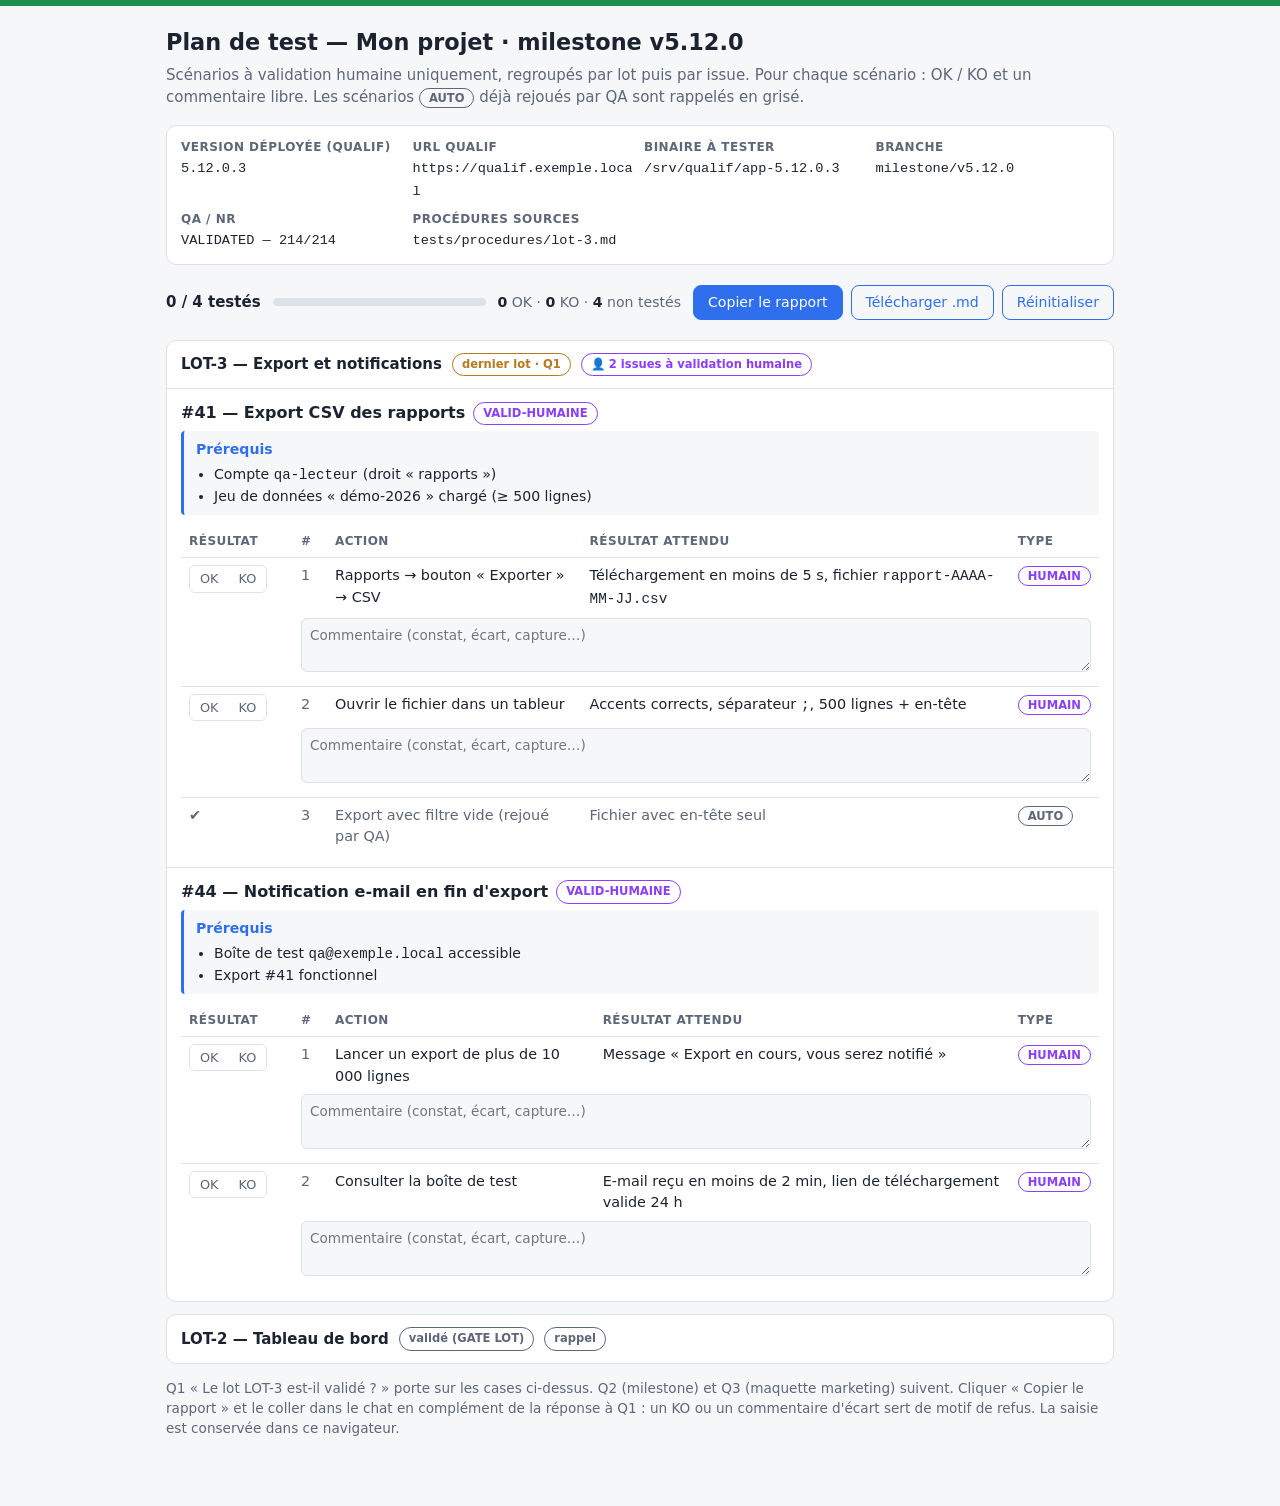
<file: assets/plan-de-test.demo.html>
<!doctype html>
<html lang="fr">
<head>
<meta charset="utf-8">
<meta name="viewport" content="width=device-width, initial-scale=1">
<title>LOT-3 · v5.12.0</title>
<link rel="icon" href="data:image/svg+xml,%3Csvg xmlns='http://www.w3.org/2000/svg' viewBox='0 0 100 100'%3E%3Ctext y='.9em' font-size='90'%3E%F0%9F%A7%AA%3C/text%3E%3C/svg%3E">
<style>
:root{--bg:#f6f7f9;--card:#fff;--fg:#1c2330;--mut:#5d6778;--line:#dde1e8;--acc:#2f6fed;--ok:#1e8e4e;--warn:#b7791f;--hum:#8a3ffc;--auto:#5d6778;--type:#1e8e4e}
@media (prefers-color-scheme:dark){:root{--bg:#12161d;--card:#1b212b;--fg:#e6e9ef;--mut:#9aa4b5;--line:#2c3441;--acc:#6b9bff;--ok:#4cc27f;--warn:#e0a84a;--hum:#b88cff;--auto:#9aa4b5}}
*{box-sizing:border-box}
body{margin:0;border-top:6px solid var(--type);background:var(--bg);color:var(--fg);font:15px/1.5 system-ui,sans-serif}
main{max-width:980px;margin:0 auto;padding:20px 16px 60px}
h1{font-size:1.4rem;margin:0 0 4px}
.sub{color:var(--mut);margin:0 0 16px}
.meta{display:grid;grid-template-columns:repeat(auto-fit,minmax(220px,1fr));gap:8px;background:var(--card);border:1px solid var(--line);border-radius:10px;padding:12px 14px;margin-bottom:12px}
.meta b{display:block;font-size:.75rem;color:var(--mut);text-transform:uppercase;letter-spacing:.04em}
.meta code{font-size:.85rem;word-break:break-all}
.bar{position:sticky;top:0;z-index:2;background:var(--bg);padding:8px 0;display:flex;gap:12px;align-items:center;flex-wrap:wrap}
.prog{flex:1;min-width:160px;height:8px;background:var(--line);border-radius:6px;overflow:hidden}
.prog i{display:block;height:100%;width:0;background:var(--ok);transition:width .2s}
details.lot{background:var(--card);border:1px solid var(--line);border-radius:10px;margin:12px 0}
details.lot>summary{cursor:pointer;padding:12px 14px;font-weight:600;display:flex;gap:10px;align-items:center;flex-wrap:wrap}
.tag{font-size:.72rem;font-weight:600;border-radius:999px;padding:2px 9px;border:1px solid currentColor;white-space:nowrap}
.tag.hum{color:var(--hum)}.tag.auto{color:var(--auto)}.tag.last{color:var(--warn)}
.issue{border-top:1px solid var(--line);padding:12px 14px}
.issue h3{font-size:1rem;margin:0 0 6px;display:flex;gap:8px;align-items:center;flex-wrap:wrap}
.pre{margin:6px 0 10px;padding:8px 12px;background:var(--bg);border-left:3px solid var(--acc);border-radius:4px;font-size:.88rem}
.pre b{color:var(--acc)}
.pre ul{margin:4px 0 0 18px;padding:0}
table{width:100%;border-collapse:collapse;font-size:.9rem}
th,td{text-align:left;padding:7px 8px;border-top:1px solid var(--line);vertical-align:top}
th{font-size:.75rem;color:var(--mut);text-transform:uppercase;letter-spacing:.04em;border-top:0}
td.n{width:34px;color:var(--mut)}td.t{width:80px}td.c{width:44px;text-align:center}
tr.auto td{color:var(--mut)}
.note{color:var(--mut);font-size:.85rem;margin-top:14px}
td.r{width:112px;white-space:nowrap}
.rs{display:inline-flex;border:1px solid var(--line);border-radius:6px;overflow:hidden}
.rs button{border:0;background:var(--card);color:var(--mut);padding:3px 10px;font:inherit;font-size:.8rem;cursor:pointer}
.rs button.on-ok{background:var(--ok);color:#fff}.rs button.on-ko{background:#c0392b;color:#fff}
tr.cm td{border-top:0;padding-top:0}
tr.cm textarea{width:100%;min-height:44px;resize:vertical;font:inherit;font-size:.85rem;color:var(--fg);background:var(--bg);border:1px solid var(--line);border-radius:6px;padding:6px 8px}
.act{display:flex;gap:8px;flex-wrap:wrap}
.btn{border:1px solid var(--acc);background:var(--acc);color:#fff;border-radius:8px;padding:6px 14px;font:inherit;font-size:.88rem;cursor:pointer}
.btn.sec{background:transparent;color:var(--acc)}
.sum{font-size:.88rem;color:var(--mut)}.sum b{color:var(--fg)}
#toast{position:fixed;bottom:16px;left:50%;transform:translateX(-50%);background:var(--fg);color:var(--bg);padding:8px 16px;border-radius:8px;opacity:0;transition:opacity .2s;pointer-events:none}
#toast.show{opacity:1}
@media (max-width:640px){td.t{display:none}th:nth-child(4){display:none}}
</style>
</head>
<body>
<main>
<h1>Plan de test — Mon projet · milestone v5.12.0</h1>
<p class="sub">Scénarios à validation humaine uniquement, regroupés par lot puis par issue. Pour chaque scénario : OK / KO et un commentaire libre. Les scénarios <span class="tag auto">AUTO</span> déjà rejoués par QA sont rappelés en grisé.</p>

<div class="meta">
  <div><b>Version déployée (QUALIF)</b><code>5.12.0.3</code></div>
  <div><b>URL QUALIF</b><code>https://qualif.exemple.local</code></div>
  <div><b>Binaire à tester</b><code>/srv/qualif/app-5.12.0.3</code></div>
  <div><b>Branche</b><code>milestone/v5.12.0</code></div>
  <div><b>QA / NR</b><code>VALIDATED — 214/214</code></div>
  <div><b>Procédures sources</b><code>tests/procedures/lot-3.md</code></div>
</div>

<div class="bar">
  <strong id="count">0 / 0 testés</strong>
  <div class="prog"><i id="pbar"></i></div>
  <span class="sum" id="sum"></span>
  <div class="act"><button class="btn" id="copy">Copier le rapport</button><button class="btn sec" id="dl">Télécharger .md</button><button class="btn sec" id="rst">Réinitialiser</button></div>
</div>

<!-- LOT 3 — dernier lot : validation humaine (Q1) -->
<details class="lot" open>
  <summary>LOT-3 — Export et notifications <span class="tag last">dernier lot · Q1</span> <span class="tag hum">👤 2 issues à validation humaine</span></summary>

  <section class="issue">
    <h3>#41 — Export CSV des rapports <span class="tag hum">VALID-HUMAINE</span></h3>
    <div class="pre"><b>Prérequis</b>
      <ul><li>Compte <code>qa-lecteur</code> (droit « rapports »)</li><li>Jeu de données « démo-2026 » chargé (≥ 500 lignes)</li></ul>
    </div>
    <table>
      <thead><tr><th>Résultat</th><th>#</th><th>Action</th><th>Résultat attendu</th><th>Type</th></tr></thead>
      <tbody>
        <tr class="sc" data-id="41-1" data-issue="#41 — Export CSV des rapports" data-n="1" data-act="Rapports → bouton « Exporter » → CSV"><td class="r"><span class="rs"><button type="button" data-v="ok">OK</button><button type="button" data-v="ko">KO</button></span></td><td class="n">1</td><td>Rapports → bouton « Exporter » → CSV</td><td>Téléchargement en moins de 5 s, fichier <code>rapport-AAAA-MM-JJ.csv</code></td><td class="t"><span class="tag hum">HUMAIN</span></td></tr>
        <tr class="cm"><td></td><td colspan="4"><textarea data-c="41-1" placeholder="Commentaire (constat, écart, capture…)"></textarea></td></tr>
        <tr class="sc" data-id="41-2" data-issue="#41 — Export CSV des rapports" data-n="2" data-act="Ouvrir le fichier dans un tableur"><td class="r"><span class="rs"><button type="button" data-v="ok">OK</button><button type="button" data-v="ko">KO</button></span></td><td class="n">2</td><td>Ouvrir le fichier dans un tableur</td><td>Accents corrects, séparateur <code>;</code>, 500 lignes + en-tête</td><td class="t"><span class="tag hum">HUMAIN</span></td></tr>
        <tr class="cm"><td></td><td colspan="4"><textarea data-c="41-2" placeholder="Commentaire (constat, écart, capture…)"></textarea></td></tr>
        <tr class="auto"><td class="r">✔</td><td class="n">3</td><td>Export avec filtre vide (rejoué par QA)</td><td>Fichier avec en-tête seul</td><td class="t"><span class="tag auto">AUTO</span></td></tr>
      </tbody>
    </table>
  </section>

  <section class="issue">
    <h3>#44 — Notification e-mail en fin d'export <span class="tag hum">VALID-HUMAINE</span></h3>
    <div class="pre"><b>Prérequis</b>
      <ul><li>Boîte de test <code>qa@exemple.local</code> accessible</li><li>Export #41 fonctionnel</li></ul>
    </div>
    <table>
      <thead><tr><th>Résultat</th><th>#</th><th>Action</th><th>Résultat attendu</th><th>Type</th></tr></thead>
      <tbody>
        <tr class="sc" data-id="44-1" data-issue="#44 — Notification e-mail en fin d'export" data-n="1" data-act="Lancer un export de plus de 10 000 lignes"><td class="r"><span class="rs"><button type="button" data-v="ok">OK</button><button type="button" data-v="ko">KO</button></span></td><td class="n">1</td><td>Lancer un export de plus de 10 000 lignes</td><td>Message « Export en cours, vous serez notifié »</td><td class="t"><span class="tag hum">HUMAIN</span></td></tr>
        <tr class="cm"><td></td><td colspan="4"><textarea data-c="44-1" placeholder="Commentaire (constat, écart, capture…)"></textarea></td></tr>
        <tr class="sc" data-id="44-2" data-issue="#44 — Notification e-mail en fin d'export" data-n="2" data-act="Consulter la boîte de test"><td class="r"><span class="rs"><button type="button" data-v="ok">OK</button><button type="button" data-v="ko">KO</button></span></td><td class="n">2</td><td>Consulter la boîte de test</td><td>E-mail reçu en moins de 2 min, lien de téléchargement valide 24 h</td><td class="t"><span class="tag hum">HUMAIN</span></td></tr>
        <tr class="cm"><td></td><td colspan="4"><textarea data-c="44-2" placeholder="Commentaire (constat, écart, capture…)"></textarea></td></tr>
      </tbody>
    </table>
  </section>
</details>

<!-- LOT 2 — déjà validé : rappel -->
<details class="lot">
  <summary>LOT-2 — Tableau de bord <span class="tag auto">validé (GATE LOT)</span> <span class="tag auto">rappel</span></summary>
  <section class="issue">
    <h3>#37 — Widget « activité 7 jours »</h3>
    <div class="pre"><b>Prérequis</b> aucun (testé au lot).</div>
    <table>
      <thead><tr><th>Résultat</th><th>#</th><th>Action</th><th>Résultat attendu</th><th>Type</th></tr></thead>
      <tbody><tr class="auto"><td class="r">✔</td><td class="n">1</td><td>Ouvrir le tableau de bord</td><td>Graphique 7 jours affiché, valeurs = jeu de données</td><td class="t"><span class="tag hum">HUMAIN</span></td></tr></tbody>
    </table>
  </section>
</details>

<p class="note">Q1 « Le lot LOT-3 est-il validé ? » porte sur les cases ci-dessus. Q2 (milestone) et Q3 (maquette marketing) suivent. Cliquer « Copier le rapport » et le coller dans le chat en complément de la réponse à Q1 : un KO ou un commentaire d'écart sert de motif de refus. La saisie est conservée dans ce navigateur.</p>
</main>
<div id="toast"></div>
<script>
(function(){
  var NL=String.fromCharCode(10),KEY='plan-test-v5.12.0',st={};
  try{st=JSON.parse(localStorage.getItem(KEY)||'{}')}catch(e){}
  var rows=[].slice.call(document.querySelectorAll('tr.sc'));
  function save(){try{localStorage.setItem(KEY,JSON.stringify(st))}catch(e){}}
  function g(id){return st[id]||(st[id]={v:'',c:''})}
  function paint(){
    var ok=0,ko=0;
    rows.forEach(function(r){var d=g(r.dataset.id);
      r.querySelectorAll('.rs button').forEach(function(b){b.className=(d.v===b.dataset.v)?'on-'+b.dataset.v:''});
      if(d.v==='ok')ok++;if(d.v==='ko')ko++;});
    var done=ok+ko,t=rows.length;
    document.getElementById('count').textContent=done+' / '+t+' testés';
    document.getElementById('pbar').style.width=(t?100*done/t:0)+'%';
    document.getElementById('sum').innerHTML='<b>'+ok+'</b> OK · <b>'+ko+'</b> KO · <b>'+(t-done)+'</b> non testés';
  }
  rows.forEach(function(r){
    r.querySelectorAll('.rs button').forEach(function(b){b.addEventListener('click',function(){var d=g(r.dataset.id);d.v=(d.v===b.dataset.v)?'':b.dataset.v;save();paint()})});
  });
  [].slice.call(document.querySelectorAll('textarea[data-c]')).forEach(function(a){
    a.value=g(a.dataset.c).c;a.addEventListener('input',function(){g(a.dataset.c).c=a.value;save()});});
  function report(){
    var ok=0,ko=0,L=[],cur='';
    rows.forEach(function(r){var d=g(r.dataset.id);if(d.v==='ok')ok++;if(d.v==='ko')ko++;});
    L.push('# Rapport de test — milestone v5.12.0 — LOT-3','','Version QUALIF : 5.12.0.3 · '+new Date().toISOString().slice(0,16).replace('T',' '),'','**Résumé** : '+ok+' OK · '+ko+' KO · '+(rows.length-ok-ko)+' non testés ('+rows.length+' scénarios HUMAIN)','');
    rows.forEach(function(r){var d=g(r.dataset.id);
      if(r.dataset.issue!==cur){if(cur)L.push('');cur=r.dataset.issue;L.push('## '+cur,'')}
      var res=d.v==='ok'?'OK':d.v==='ko'?'KO':'NON TESTÉ';
      L.push('- Scénario '+r.dataset.n+' — '+r.dataset.act+' : **'+res+'**');
      if(d.c.trim()){d.c.trim().split(NL).forEach(function(x){L.push('  > '+x)})}});
    L.push('','Décision proposée : '+(ko?'REFUS (KO présents)':(ok===rows.length?'VALIDÉ':'INCOMPLET')));
    return L.join(NL);
  }
  function toast(m){var t=document.getElementById('toast');t.textContent=m;t.className='show';setTimeout(function(){t.className=''},1800)}
  document.getElementById('copy').addEventListener('click',function(){
    var txt=report();
    function fb(){var a=document.createElement('textarea');a.value=txt;document.body.appendChild(a);a.select();try{document.execCommand('copy');toast('Rapport copié')}catch(e){toast('Copie impossible — utiliser Télécharger')}a.remove()}
    if(navigator.clipboard&&navigator.clipboard.writeText){navigator.clipboard.writeText(txt).then(function(){toast('Rapport copié')},fb)}else fb();
  });
  document.getElementById('dl').addEventListener('click',function(){
    var b=new Blob([report()],{type:'text/markdown'}),a=document.createElement('a');
    a.href=URL.createObjectURL(b);a.download='test-report-LOT-3.md';a.click();});
  document.getElementById('rst').addEventListener('click',function(){
    if(!confirm('Effacer toute la saisie ?'))return;st={};save();
    [].slice.call(document.querySelectorAll('textarea[data-c]')).forEach(function(a){a.value=''});paint()});
  paint();
})();
</script>
</body>
</html>
</file>
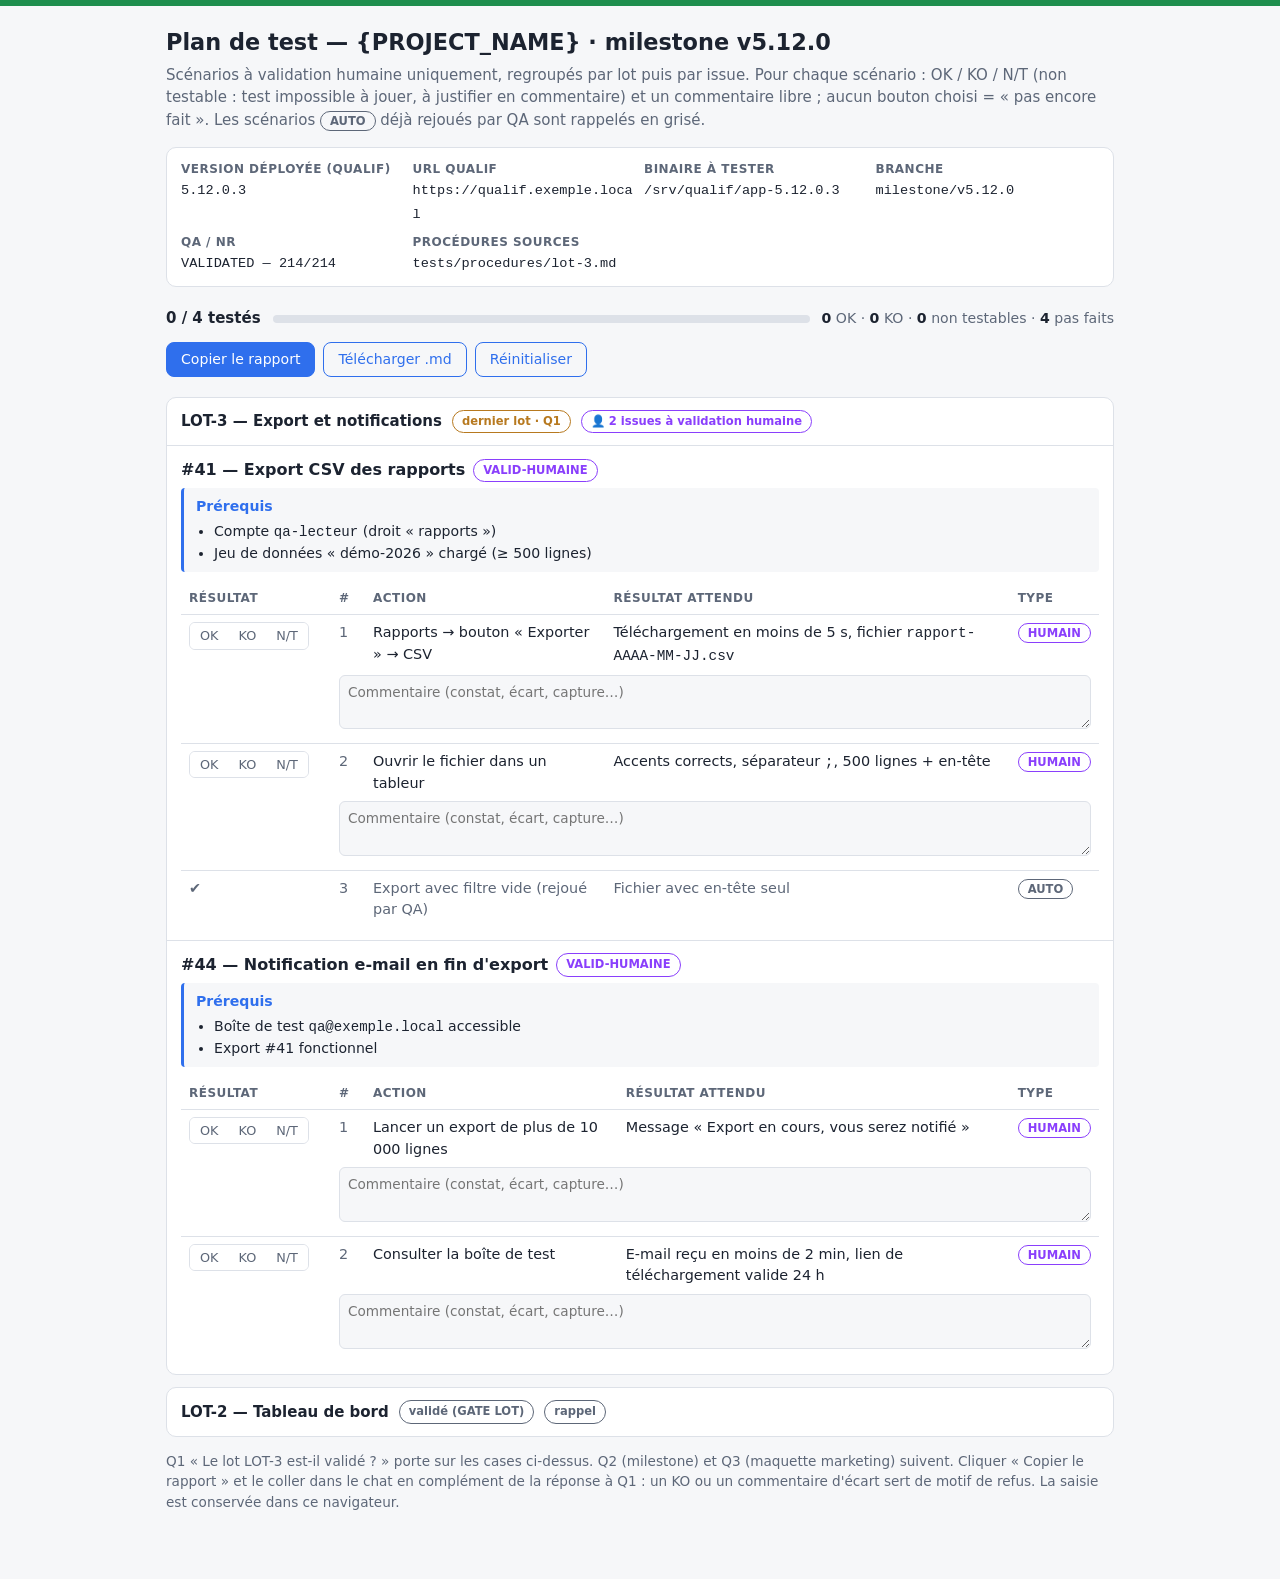
<file: TEMPLATE_claude/templates/test-plan/plan-de-test.exemple.html>
<!doctype html>
<html lang="fr">
<head>
<meta charset="utf-8">
<meta name="viewport" content="width=device-width, initial-scale=1">
<title>{LOT} · v{VERSION}</title>
<link rel="icon" href="data:image/svg+xml,%3Csvg xmlns='http://www.w3.org/2000/svg' viewBox='0 0 100 100'%3E%3Ctext y='.9em' font-size='90'%3E%F0%9F%A7%AA%3C/text%3E%3C/svg%3E">
<style>
:root{--bg:#f6f7f9;--card:#fff;--fg:#1c2330;--mut:#5d6778;--line:#dde1e8;--acc:#2f6fed;--ok:#1e8e4e;--warn:#b7791f;--hum:#8a3ffc;--auto:#5d6778;--type:#1e8e4e}
@media (prefers-color-scheme:dark){:root{--bg:#12161d;--card:#1b212b;--fg:#e6e9ef;--mut:#9aa4b5;--line:#2c3441;--acc:#6b9bff;--ok:#4cc27f;--warn:#e0a84a;--hum:#b88cff;--auto:#9aa4b5}}
*{box-sizing:border-box}
body{margin:0;border-top:6px solid var(--type);background:var(--bg);color:var(--fg);font:15px/1.5 system-ui,sans-serif}
main{max-width:980px;margin:0 auto;padding:20px 16px 60px}
h1{font-size:1.4rem;margin:0 0 4px}
.sub{color:var(--mut);margin:0 0 16px}
.meta{display:grid;grid-template-columns:repeat(auto-fit,minmax(220px,1fr));gap:8px;background:var(--card);border:1px solid var(--line);border-radius:10px;padding:12px 14px;margin-bottom:12px}
.meta b{display:block;font-size:.75rem;color:var(--mut);text-transform:uppercase;letter-spacing:.04em}
.meta code{font-size:.85rem;word-break:break-all}
.bar{position:sticky;top:0;z-index:2;background:var(--bg);padding:8px 0;display:flex;gap:12px;align-items:center;flex-wrap:wrap}
.prog{flex:1;min-width:160px;height:8px;background:var(--line);border-radius:6px;overflow:hidden}
.prog i{display:block;height:100%;width:0;background:var(--ok);transition:width .2s}
details.lot{background:var(--card);border:1px solid var(--line);border-radius:10px;margin:12px 0}
details.lot>summary{cursor:pointer;padding:12px 14px;font-weight:600;display:flex;gap:10px;align-items:center;flex-wrap:wrap}
.tag{font-size:.72rem;font-weight:600;border-radius:999px;padding:2px 9px;border:1px solid currentColor;white-space:nowrap}
.tag.hum{color:var(--hum)}.tag.auto{color:var(--auto)}.tag.last{color:var(--warn)}
.issue{border-top:1px solid var(--line);padding:12px 14px}
.issue h3{font-size:1rem;margin:0 0 6px;display:flex;gap:8px;align-items:center;flex-wrap:wrap}
.pre{margin:6px 0 10px;padding:8px 12px;background:var(--bg);border-left:3px solid var(--acc);border-radius:4px;font-size:.88rem}
.pre b{color:var(--acc)}
.pre ul{margin:4px 0 0 18px;padding:0}
table{width:100%;border-collapse:collapse;font-size:.9rem}
th,td{text-align:left;padding:7px 8px;border-top:1px solid var(--line);vertical-align:top}
th{font-size:.75rem;color:var(--mut);text-transform:uppercase;letter-spacing:.04em;border-top:0}
td.n{width:34px;color:var(--mut)}td.t{width:80px}td.c{width:44px;text-align:center}
tr.auto td{color:var(--mut)}
.note{color:var(--mut);font-size:.85rem;margin-top:14px}
td.r{width:150px;white-space:nowrap}
.rs{display:inline-flex;border:1px solid var(--line);border-radius:6px;overflow:hidden}
.rs button{border:0;background:var(--card);color:var(--mut);padding:3px 10px;font:inherit;font-size:.8rem;cursor:pointer}
.rs button.on-ok{background:var(--ok);color:#fff}.rs button.on-ko{background:#c0392b;color:#fff}.rs button.on-nt{background:var(--warn);color:#fff}
tr.cm td{border-top:0;padding-top:0}
tr.cm textarea{width:100%;min-height:44px;resize:vertical;font:inherit;font-size:.85rem;color:var(--fg);background:var(--bg);border:1px solid var(--line);border-radius:6px;padding:6px 8px}
.act{display:flex;gap:8px;flex-wrap:wrap}
.btn{border:1px solid var(--acc);background:var(--acc);color:#fff;border-radius:8px;padding:6px 14px;font:inherit;font-size:.88rem;cursor:pointer}
.btn.sec{background:transparent;color:var(--acc)}
.sum{font-size:.88rem;color:var(--mut)}.sum b{color:var(--fg)}
#toast{position:fixed;bottom:16px;left:50%;transform:translateX(-50%);background:var(--fg);color:var(--bg);padding:8px 16px;border-radius:8px;opacity:0;transition:opacity .2s;pointer-events:none}
#toast.show{opacity:1}
@media (max-width:640px){td.t{display:none}th:nth-child(4){display:none}}
</style>
</head>
<body>
<main>
<h1>Plan de test — {PROJECT_NAME} · milestone v5.12.0</h1>
<p class="sub">Scénarios à validation humaine uniquement, regroupés par lot puis par issue. Pour chaque scénario : OK / KO / N/T (non testable : test impossible à jouer, à justifier en commentaire) et un commentaire libre ; aucun bouton choisi = « pas encore fait ». Les scénarios <span class="tag auto">AUTO</span> déjà rejoués par QA sont rappelés en grisé.</p>

<div class="meta">
  <div><b>Version déployée (QUALIF)</b><code>5.12.0.3</code></div>
  <div><b>URL QUALIF</b><code>https://qualif.exemple.local</code></div>
  <div><b>Binaire à tester</b><code>/srv/qualif/app-5.12.0.3</code></div>
  <div><b>Branche</b><code>milestone/v5.12.0</code></div>
  <div><b>QA / NR</b><code>VALIDATED — 214/214</code></div>
  <div><b>Procédures sources</b><code>tests/procedures/lot-3.md</code></div>
</div>

<div class="bar">
  <strong id="count">0 / 0 testés</strong>
  <div class="prog"><i id="pbar"></i></div>
  <span class="sum" id="sum"></span>
  <div class="act"><button class="btn" id="copy">Copier le rapport</button><button class="btn sec" id="dl">Télécharger .md</button><button class="btn sec" id="rst">Réinitialiser</button></div>
</div>

<!-- LOT 3 — dernier lot : validation humaine (Q1) -->
<details class="lot" open>
  <summary>LOT-3 — Export et notifications <span class="tag last">dernier lot · Q1</span> <span class="tag hum">👤 2 issues à validation humaine</span></summary>

  <section class="issue">
    <h3>#41 — Export CSV des rapports <span class="tag hum">VALID-HUMAINE</span></h3>
    <div class="pre"><b>Prérequis</b>
      <ul><li>Compte <code>qa-lecteur</code> (droit « rapports »)</li><li>Jeu de données « démo-2026 » chargé (≥ 500 lignes)</li></ul>
    </div>
    <table>
      <thead><tr><th>Résultat</th><th>#</th><th>Action</th><th>Résultat attendu</th><th>Type</th></tr></thead>
      <tbody>
        <tr class="sc" data-id="41-1" data-issue="#41 — Export CSV des rapports" data-n="1" data-act="Rapports → bouton « Exporter » → CSV"><td class="r"><span class="rs"><button type="button" data-v="ok">OK</button><button type="button" data-v="ko">KO</button><button type="button" data-v="nt" title="Non testable : impossible de jouer ce test (préciser pourquoi en commentaire)">N/T</button></span></td><td class="n">1</td><td>Rapports → bouton « Exporter » → CSV</td><td>Téléchargement en moins de 5 s, fichier <code>rapport-AAAA-MM-JJ.csv</code></td><td class="t"><span class="tag hum">HUMAIN</span></td></tr>
        <tr class="cm"><td></td><td colspan="4"><textarea data-c="41-1" placeholder="Commentaire (constat, écart, capture…)"></textarea></td></tr>
        <tr class="sc" data-id="41-2" data-issue="#41 — Export CSV des rapports" data-n="2" data-act="Ouvrir le fichier dans un tableur"><td class="r"><span class="rs"><button type="button" data-v="ok">OK</button><button type="button" data-v="ko">KO</button><button type="button" data-v="nt" title="Non testable : impossible de jouer ce test (préciser pourquoi en commentaire)">N/T</button></span></td><td class="n">2</td><td>Ouvrir le fichier dans un tableur</td><td>Accents corrects, séparateur <code>;</code>, 500 lignes + en-tête</td><td class="t"><span class="tag hum">HUMAIN</span></td></tr>
        <tr class="cm"><td></td><td colspan="4"><textarea data-c="41-2" placeholder="Commentaire (constat, écart, capture…)"></textarea></td></tr>
        <tr class="auto"><td class="r">✔</td><td class="n">3</td><td>Export avec filtre vide (rejoué par QA)</td><td>Fichier avec en-tête seul</td><td class="t"><span class="tag auto">AUTO</span></td></tr>
      </tbody>
    </table>
  </section>

  <section class="issue">
    <h3>#44 — Notification e-mail en fin d'export <span class="tag hum">VALID-HUMAINE</span></h3>
    <div class="pre"><b>Prérequis</b>
      <ul><li>Boîte de test <code>qa@exemple.local</code> accessible</li><li>Export #41 fonctionnel</li></ul>
    </div>
    <table>
      <thead><tr><th>Résultat</th><th>#</th><th>Action</th><th>Résultat attendu</th><th>Type</th></tr></thead>
      <tbody>
        <tr class="sc" data-id="44-1" data-issue="#44 — Notification e-mail en fin d'export" data-n="1" data-act="Lancer un export de plus de 10 000 lignes"><td class="r"><span class="rs"><button type="button" data-v="ok">OK</button><button type="button" data-v="ko">KO</button><button type="button" data-v="nt" title="Non testable : impossible de jouer ce test (préciser pourquoi en commentaire)">N/T</button></span></td><td class="n">1</td><td>Lancer un export de plus de 10 000 lignes</td><td>Message « Export en cours, vous serez notifié »</td><td class="t"><span class="tag hum">HUMAIN</span></td></tr>
        <tr class="cm"><td></td><td colspan="4"><textarea data-c="44-1" placeholder="Commentaire (constat, écart, capture…)"></textarea></td></tr>
        <tr class="sc" data-id="44-2" data-issue="#44 — Notification e-mail en fin d'export" data-n="2" data-act="Consulter la boîte de test"><td class="r"><span class="rs"><button type="button" data-v="ok">OK</button><button type="button" data-v="ko">KO</button><button type="button" data-v="nt" title="Non testable : impossible de jouer ce test (préciser pourquoi en commentaire)">N/T</button></span></td><td class="n">2</td><td>Consulter la boîte de test</td><td>E-mail reçu en moins de 2 min, lien de téléchargement valide 24 h</td><td class="t"><span class="tag hum">HUMAIN</span></td></tr>
        <tr class="cm"><td></td><td colspan="4"><textarea data-c="44-2" placeholder="Commentaire (constat, écart, capture…)"></textarea></td></tr>
      </tbody>
    </table>
  </section>
</details>

<!-- LOT 2 — déjà validé : rappel -->
<details class="lot">
  <summary>LOT-2 — Tableau de bord <span class="tag auto">validé (GATE LOT)</span> <span class="tag auto">rappel</span></summary>
  <section class="issue">
    <h3>#37 — Widget « activité 7 jours »</h3>
    <div class="pre"><b>Prérequis</b> aucun (testé au lot).</div>
    <table>
      <thead><tr><th>Résultat</th><th>#</th><th>Action</th><th>Résultat attendu</th><th>Type</th></tr></thead>
      <tbody><tr class="auto"><td class="r">✔</td><td class="n">1</td><td>Ouvrir le tableau de bord</td><td>Graphique 7 jours affiché, valeurs = jeu de données</td><td class="t"><span class="tag hum">HUMAIN</span></td></tr></tbody>
    </table>
  </section>
</details>

<p class="note">Q1 « Le lot LOT-3 est-il validé ? » porte sur les cases ci-dessus. Q2 (milestone) et Q3 (maquette marketing) suivent. Cliquer « Copier le rapport » et le coller dans le chat en complément de la réponse à Q1 : un KO ou un commentaire d'écart sert de motif de refus. La saisie est conservée dans ce navigateur.</p>
</main>
<div id="toast"></div>
<script>
(function(){
  var NL=String.fromCharCode(10),KEY='plan-test-v5.12.0',st={};
  try{st=JSON.parse(localStorage.getItem(KEY)||'{}')}catch(e){}
  var rows=[].slice.call(document.querySelectorAll('tr.sc'));
  function save(){try{localStorage.setItem(KEY,JSON.stringify(st))}catch(e){}}
  function g(id){return st[id]||(st[id]={v:'',c:''})}
  function paint(){
    var ok=0,ko=0,nt=0;
    rows.forEach(function(r){var d=g(r.dataset.id);
      r.querySelectorAll('.rs button').forEach(function(b){b.className=(d.v===b.dataset.v)?'on-'+b.dataset.v:''});
      if(d.v==='ok')ok++;if(d.v==='ko')ko++;if(d.v==='nt')nt++;});
    var done=ok+ko+nt,t=rows.length;
    document.getElementById('count').textContent=done+' / '+t+' testés';
    document.getElementById('pbar').style.width=(t?100*done/t:0)+'%';
    document.getElementById('sum').innerHTML='<b>'+ok+'</b> OK · <b>'+ko+'</b> KO · <b>'+nt+'</b> non testables · <b>'+(t-done)+'</b> pas faits';
  }
  rows.forEach(function(r){
    r.querySelectorAll('.rs button').forEach(function(b){b.addEventListener('click',function(){var d=g(r.dataset.id);d.v=(d.v===b.dataset.v)?'':b.dataset.v;save();paint()})});
  });
  [].slice.call(document.querySelectorAll('textarea[data-c]')).forEach(function(a){
    a.value=g(a.dataset.c).c;a.addEventListener('input',function(){g(a.dataset.c).c=a.value;save()});});
  function report(){
    var ok=0,ko=0,nt=0,L=[],cur='';
    rows.forEach(function(r){var d=g(r.dataset.id);if(d.v==='ok')ok++;if(d.v==='ko')ko++;if(d.v==='nt')nt++;});
    L.push('# Rapport de test — milestone v5.12.0 — LOT-3','','Version QUALIF : 5.12.0.3 · '+new Date().toISOString().slice(0,16).replace('T',' '),'','**Résumé** : '+ok+' OK · '+ko+' KO · '+nt+' NON TESTABLES · '+(rows.length-ok-ko-nt)+' PAS FAITS ('+rows.length+' scénarios HUMAIN)','');
    rows.forEach(function(r){var d=g(r.dataset.id);
      if(r.dataset.issue!==cur){if(cur)L.push('');cur=r.dataset.issue;L.push('## '+cur,'')}
      var res=d.v==='ok'?'OK':d.v==='ko'?'KO':d.v==='nt'?'NON TESTABLE':'PAS FAIT';
      L.push('- Scénario '+r.dataset.n+' — '+r.dataset.act+' : **'+res+'**');
      if(d.c.trim()){d.c.trim().split(NL).forEach(function(x){L.push('  > '+x)})}});
    L.push('','Décision proposée : '+(ko?'REFUS (KO présents)':(ok+nt<rows.length?'INCOMPLET (scénarios pas faits)':(nt?'VALIDÉ AVEC NON TESTABLES (à arbitrer)':'VALIDÉ'))));
    return L.join(NL);
  }
  window.__planTestReport=report; /* lu par le teamleader via javascript_tool — ne pas retirer */
  function toast(m){var t=document.getElementById('toast');t.textContent=m;t.className='show';setTimeout(function(){t.className=''},1800)}
  document.getElementById('copy').addEventListener('click',function(){
    var txt=report();
    function fb(){var a=document.createElement('textarea');a.value=txt;document.body.appendChild(a);a.select();try{document.execCommand('copy');toast('Rapport copié')}catch(e){toast('Copie impossible — utiliser Télécharger')}a.remove()}
    if(navigator.clipboard&&navigator.clipboard.writeText){navigator.clipboard.writeText(txt).then(function(){toast('Rapport copié')},fb)}else fb();
  });
  document.getElementById('dl').addEventListener('click',function(){
    var b=new Blob([report()],{type:'text/markdown'}),a=document.createElement('a');
    a.href=URL.createObjectURL(b);a.download='test-report-LOT-3.md';a.click();});
  document.getElementById('rst').addEventListener('click',function(){
    if(!confirm('Effacer toute la saisie ?'))return;st={};save();
    [].slice.call(document.querySelectorAll('textarea[data-c]')).forEach(function(a){a.value=''});paint()});
  paint();
})();
</script>
</body>
</html>
</file>
<file: assets/style.css>
/* Reset & Base */
*, *::before, *::after { box-sizing: border-box; margin: 0; padding: 0; }

:root {
  --bg:        #0d1117;
  --bg2:       #161b22;
  --bg3:       #21262d;
  --border:    #30363d;
  --accent:    #7c3aed;
  --accent2:   #a78bfa;
  --green:     #10b981;
  --yellow:    #f59e0b;
  --orange:    #f97316;
  --red:       #ef4444;
  --blue:      #3b82f6;
  --cyan:      #06b6d4;
  --text:      #e6edf3;
  --muted:     #8b949e;
  --radius:    8px;
  --radius-lg: 16px;
  --font:      'Inter', system-ui, -apple-system, sans-serif;
  --mono:      'JetBrains Mono', 'Fira Code', monospace;
}

html { scroll-behavior: smooth; }
body { background: var(--bg); color: var(--text); font-family: var(--font); font-size: 16px; line-height: 1.6; overflow-x: hidden; }
a { color: var(--accent2); text-decoration: none; }
a:hover { text-decoration: underline; }

/* Layout */
.container { max-width: 1100px; margin: 0 auto; padding: 0 1.5rem; }
section { padding: 5rem 0; }
section:nth-child(even) { background: var(--bg2); }

/* Nav */
nav {
  position: sticky; top: 0; z-index: 100;
  background: rgba(13,17,23,.92); backdrop-filter: blur(12px);
  border-bottom: 1px solid var(--border); padding: .875rem 0;
}
.nav-inner { display: flex; align-items: center; justify-content: space-between; gap: 1rem; }
.nav-logo { font-weight: 700; font-size: 1.05rem; color: var(--text); display: flex; align-items: center; gap: .5rem; }
.nav-logo span { color: var(--accent2); }
.nav-links { display: flex; align-items: center; gap: 1.5rem; list-style: none; }
.nav-links a { color: var(--muted); font-size: .875rem; transition: color .2s; }
.nav-links a:hover { color: var(--text); text-decoration: none; }
.lang-switcher { display: flex; align-items: center; gap: .25rem; background: var(--bg3); border: 1px solid var(--border); border-radius: 6px; padding: .2rem .3rem; }
.lang-btn { background: none; border: none; cursor: pointer; color: var(--muted); font-size: .8rem; font-weight: 600; padding: .2rem .5rem; border-radius: 4px; transition: all .15s; }
.lang-btn.active { background: var(--accent); color: #fff; }
.lang-btn:not(.active):hover { color: var(--text); }
.lang-switcher span { color: var(--border); }

/* Hero */
#hero {
  padding: 7rem 0 5rem; text-align: center;
  background: radial-gradient(ellipse 80% 60% at 50% -10%, rgba(124,58,237,.18) 0%, transparent 70%), var(--bg);
}
.hero-badge { display: inline-flex; align-items: center; gap: .5rem; background: rgba(124,58,237,.12); border: 1px solid rgba(124,58,237,.3); color: var(--accent2); font-size: .8rem; font-weight: 600; padding: .3rem .8rem; border-radius: 20px; margin-bottom: 1.5rem; font-family: var(--mono); }
.hero-badge .dot { width: 6px; height: 6px; border-radius: 50%; background: var(--green); animation: pulse 2s infinite; }
@keyframes pulse { 0%,100%{opacity:1} 50%{opacity:.3} }
#hero h1 { font-size: clamp(2.2rem, 5vw, 3.5rem); font-weight: 800; line-height: 1.15; letter-spacing: -.02em; margin-bottom: 1rem; }
#hero h1 em { font-style: normal; color: var(--accent2); }
.hero-tagline { font-size: 1.15rem; color: var(--text); max-width: 600px; margin: 0 auto .5rem; }
.hero-sub { font-size: .95rem; color: var(--muted); max-width: 600px; margin: 0 auto 2.5rem; }
.hero-ctas { display: flex; justify-content: center; gap: 1rem; flex-wrap: wrap; }
.btn { display: inline-block; padding: .75rem 1.75rem; border-radius: var(--radius); font-weight: 600; font-size: .95rem; transition: all .2s; cursor: pointer; }
.btn-primary { background: var(--accent); color: #fff; }
.btn-primary:hover { background: #6d28d9; text-decoration: none; }
.btn-outline { border: 1px solid var(--border); color: var(--text); }
.btn-outline:hover { border-color: var(--accent2); color: var(--accent2); text-decoration: none; }

/* Section header */
.section-header { text-align: center; margin-bottom: 3rem; }
.section-header h2 { font-size: clamp(1.6rem, 3vw, 2.2rem); font-weight: 700; margin-bottom: .75rem; }
.section-header p { color: var(--muted); font-size: 1.05rem; max-width: 600px; margin: 0 auto; }

/* Problems */
.problems-grid { display: grid; grid-template-columns: repeat(auto-fit, minmax(240px, 1fr)); gap: 1.25rem; }
.problem-card { background: var(--bg3); border: 1px solid var(--border); border-radius: var(--radius-lg); padding: 1.5rem; }
.problem-icon { font-size: 2rem; margin-bottom: .75rem; }
.problem-card h3 { font-size: 1rem; font-weight: 600; margin-bottom: .5rem; }
.problem-card p { font-size: .875rem; color: var(--muted); }

/* Pipeline / Workflow */
.pipeline {
  display: flex; flex-direction: column; align-items: center;
  gap: 0; max-width: 680px; margin: 0 auto;
}
.pipeline-arrow { color: var(--muted); font-size: 1.25rem; line-height: 1; padding: .2rem 0; }
.pipeline-step {
  width: 100%; background: var(--bg3); border: 1px solid var(--border);
  border-radius: var(--radius-lg); padding: 1rem 1.25rem;
  display: flex; flex-direction: column; gap: .3rem; position: relative;
}
.pipeline-step.step-plan  { border-left: 3px solid var(--accent2); }
.pipeline-step.step-dev   { border-left: 3px solid var(--blue); }
.pipeline-step.step-test  { border-left: 3px solid var(--cyan); }
.pipeline-step.step-review{ border-left: 3px solid var(--yellow); }
.pipeline-step.step-qa    { border-left: 3px solid var(--orange); }
.pipeline-step.step-doc   { border-left: 3px solid var(--green); }
.pipeline-step.step-qualif{ border-left: 3px solid var(--muted); }
.pipeline-step.step-docfinal { border-left: 3px solid var(--green); }
.pipeline-step.step-prod  { border-left: 3px solid var(--green); background: rgba(16,185,129,.06); }
.pipeline-step.step-marketing { border-left: 3px solid var(--accent); }
.step-agent { font-family: var(--mono); font-size: .72rem; color: var(--muted); }
.step-title { font-weight: 600; font-size: .95rem; }
.step-desc  { font-size: .8rem; color: var(--muted); }
.step-sub   { font-size: .72rem; color: var(--cyan); margin-top: .3rem; font-style: italic; }

/* Branches sous-agents (planner/review/qa) — repli en texte (.step-sub) tant que la marge
   laterale disponible (container 1100px, pipeline 680px) ne suffit pas a accueillir la branche
   la plus large ("sub-reviewer-performance", ~210px avec le tronc) sans depassement horizontal. */
.has-subs { position: relative; }
.sub-wing { display: none; }

@media (min-width: 1300px) {
  .has-subs .step-sub { display: none; }

  .sub-wing {
    display: flex; flex-direction: column; gap: .5rem;
    position: absolute; top: 50%; transform: translateY(-50%); z-index: 2;
  }
  .subs-right .sub-wing { left: calc(100% + 1.75rem); }
  .subs-left  .sub-wing { right: calc(100% + 1.75rem); }

  .subs-right.has-subs::after,
  .subs-left.has-subs::after {
    content: ''; position: absolute; top: 50%; height: 1px; width: 1.75rem; background: var(--border);
  }
  .subs-right.has-subs::after { left: 100%; }
  .subs-left.has-subs::after  { right: 100%; }

  .sub-wing::before {
    content: ''; position: absolute; top: 8px; bottom: 8px; width: 1px; background: var(--border);
  }
  .subs-right .sub-wing::before { left: -1rem; }
  .subs-left  .sub-wing::before { right: -1rem; }

  .sub-box {
    position: relative; font-family: var(--mono); font-size: .68rem; color: var(--cyan);
    background: var(--bg3); border: 1px dashed var(--cyan); border-radius: 6px;
    padding: .35rem .65rem; white-space: nowrap;
  }
  .sub-box::before {
    content: ''; position: absolute; top: 50%; height: 1px; width: 1rem; background: var(--border);
  }
  .subs-right .sub-box::before { left: -1rem; }
  .subs-left  .sub-box::before { right: -1rem; }
}

.pipeline-gate {
  width: 100%; background: rgba(124,58,237,.08); border: 1px dashed rgba(124,58,237,.4);
  border-radius: var(--radius); padding: .75rem 1.25rem;
  display: flex; align-items: center; gap: .75rem; flex-wrap: wrap;
}
.pipeline-gate.gate-user { background: rgba(16,185,129,.06); border-color: rgba(16,185,129,.4); }
.gate-label { font-family: var(--mono); font-size: .75rem; font-weight: 700; color: var(--accent2); background: rgba(124,58,237,.2); padding: .2rem .5rem; border-radius: 4px; white-space: nowrap; }
.gate-user .gate-label { color: var(--green); background: rgba(16,185,129,.15); }
.gate-desc { font-size: .85rem; color: var(--text); flex: 1; }
.gate-branches { width: 100%; display: flex; gap: 1rem; margin-top: .25rem; flex-wrap: wrap; }
.gate-ok { font-size: .8rem; color: var(--green); }
.gate-ko { font-size: .8rem; color: var(--red); }

.pipeline-parallel-block { width: 100%; display: flex; flex-direction: column; align-items: center; }
.parallel-header { font-size: .75rem; font-weight: 600; color: var(--cyan); letter-spacing: .05em; text-transform: uppercase; margin-bottom: .5rem; }
.pipeline-parallel { width: 100%; display: grid; grid-template-columns: 1fr auto 1fr; gap: .5rem; align-items: center; }
.parallel-sep { font-size: 1.5rem; color: var(--cyan); text-align: center; font-weight: 700; }

.step-label { display: inline-block; font-size: .7rem; font-weight: 700; font-family: var(--mono); padding: .15rem .5rem; border-radius: 4px; margin-top: .4rem; }
.label-planning { background: rgba(167,139,250,.15); color: var(--accent2); border: 1px solid rgba(167,139,250,.3); }
.label-encours  { background: rgba(59,130,246,.15); color: #60a5fa; border: 1px solid rgba(59,130,246,.3); }
.label-review   { background: rgba(245,158,11,.15); color: var(--yellow); border: 1px solid rgba(245,158,11,.3); }
.label-qa       { background: rgba(249,115,22,.15); color: var(--orange); border: 1px solid rgba(249,115,22,.3); }
.label-done     { background: rgba(16,185,129,.15); color: var(--green); border: 1px solid rgba(16,185,129,.3); }

.pipeline-note { margin-top: 1.5rem; font-size: .8rem; color: var(--muted); text-align: center; max-width: 560px; padding: .75rem 1rem; background: var(--bg3); border-radius: var(--radius); border: 1px solid var(--border); }

/* GitHub section */
.github-grid { display: grid; grid-template-columns: repeat(auto-fit, minmax(300px, 1fr)); gap: 1.5rem; }
.github-card { background: var(--bg3); border: 1px solid var(--border); border-radius: var(--radius-lg); padding: 1.5rem; display: flex; flex-direction: column; gap: 1rem; }
.github-card h3 { font-size: 1rem; font-weight: 700; }
.github-card > p { font-size: .875rem; color: var(--muted); }

/* Label chain */
.label-chain { display: flex; flex-wrap: wrap; align-items: flex-start; gap: .35rem; }
.label-step { display: flex; flex-direction: column; align-items: center; gap: .2rem; }
.label-step-desc { font-size: .65rem; color: var(--muted); text-align: center; }
.label-arrow { color: var(--muted); font-size: .875rem; margin-top: .35rem; }
.label-note { font-size: .78rem; color: var(--muted); font-style: italic; }

/* Phase badges */
.phase-badge { display: inline-block; font-size: .7rem; font-weight: 700; font-family: var(--mono); padding: .2rem .5rem; border-radius: 4px; white-space: nowrap; }
.badge-planning { background: rgba(167,139,250,.15); color: var(--accent2); border: 1px solid rgba(167,139,250,.3); }
.badge-pret     { background: rgba(6,182,212,.15); color: var(--cyan); border: 1px solid rgba(6,182,212,.3); }
.badge-encours  { background: rgba(59,130,246,.15); color: #60a5fa; border: 1px solid rgba(59,130,246,.3); }
.badge-review   { background: rgba(245,158,11,.15); color: var(--yellow); border: 1px solid rgba(245,158,11,.3); }
.badge-qa       { background: rgba(249,115,22,.15); color: var(--orange); border: 1px solid rgba(249,115,22,.3); }
.badge-avalider { background: rgba(234,179,8,.15); color: #facc15; border: 1px solid rgba(234,179,8,.35); }
.badge-apublier { background: rgba(167,139,250,.15); color: #c4b5fd; border: 1px solid rgba(167,139,250,.4); }
.badge-valide   { background: rgba(99,102,241,.15); color: #a5b4fc; border: 1px solid rgba(99,102,241,.4); }
.badge-done     { background: rgba(16,185,129,.15); color: var(--green); border: 1px solid rgba(16,185,129,.3); }
.badge-closed   { background: rgba(139,148,158,.12); color: var(--muted); border: 1px solid var(--border); }
.badge-dev      { background: rgba(59,130,246,.15); color: #60a5fa; border: 1px solid rgba(59,130,246,.3); }
.badge-qualif   { background: rgba(245,158,11,.15); color: var(--yellow); border: 1px solid rgba(245,158,11,.3); }
.badge-prod     { background: rgba(16,185,129,.15); color: var(--green); border: 1px solid rgba(16,185,129,.3); }

/* Milestone demo */
.milestone-demo { background: var(--bg2); border: 1px solid var(--border); border-radius: var(--radius); padding: .875rem 1rem; }
.milestone-header { display: flex; justify-content: space-between; align-items: center; margin-bottom: .5rem; }
.milestone-name { font-family: var(--mono); font-size: .85rem; font-weight: 600; color: var(--accent2); }
.milestone-pct { font-size: .8rem; font-weight: 700; color: var(--green); }
.milestone-bar { height: 6px; background: var(--bg3); border-radius: 3px; overflow: hidden; margin-bottom: .5rem; }
.milestone-fill { height: 100%; background: linear-gradient(90deg, var(--green), #34d399); border-radius: 3px; }
.milestone-issues { display: flex; gap: 1rem; font-size: .78rem; }
.mi-closed { color: var(--green); }
.mi-open { color: var(--muted); }
.milestone-features { list-style: none; display: flex; flex-direction: column; gap: .4rem; font-size: .82rem; color: var(--muted); }
.milestone-features code { font-family: var(--mono); color: var(--accent2); font-size: .78rem; }

/* Label map (backlog) */
.label-map { display: flex; flex-direction: column; gap: .4rem; }
.lm-row { display: flex; align-items: center; gap: .5rem; font-size: .82rem; }
.lm-label { color: var(--muted); flex: 1; }
.lm-arrow { color: var(--border); }
.lm-cmd { font-family: var(--mono); color: var(--accent2); font-weight: 600; }

/* Features */
.features-grid { display: grid; grid-template-columns: repeat(auto-fit, minmax(260px, 1fr)); gap: 1.25rem; }
.feature-card { background: var(--bg3); border: 1px solid var(--border); border-radius: var(--radius-lg); padding: 1.25rem; display: flex; gap: 1rem; align-items: flex-start; transition: border-color .2s; }
.feature-card:hover { border-color: rgba(124,58,237,.4); }
.feature-icon { font-size: 1.5rem; flex-shrink: 0; }
.feature-body h3 { font-size: .95rem; font-weight: 600; margin-bottom: .4rem; display: flex; align-items: center; gap: .5rem; flex-wrap: wrap; }
.feature-body p { font-size: .85rem; color: var(--muted); line-height: 1.5; }
.badge-new { font-size: .65rem; font-weight: 700; background: rgba(16,185,129,.15); color: var(--green); border: 1px solid rgba(16,185,129,.3); padding: .1rem .4rem; border-radius: 4px; }

/* Install */
.install-steps { display: flex; flex-direction: column; gap: 2rem; }
.install-step { display: grid; grid-template-columns: 2.5rem 1fr; gap: 1.25rem; align-items: flex-start; }
.step-num { width: 2.5rem; height: 2.5rem; border-radius: 50%; background: var(--accent); color: #fff; display: flex; align-items: center; justify-content: center; font-weight: 700; font-size: 1rem; flex-shrink: 0; }
.step-content h3 { font-size: 1.05rem; font-weight: 600; margin-bottom: .5rem; }
.step-content > p { font-size: .9rem; color: var(--muted); margin-bottom: .75rem; }
pre { background: var(--bg3); border: 1px solid var(--border); border-radius: var(--radius); padding: 1rem 1.25rem; font-family: var(--mono); font-size: .8rem; overflow-x: auto; line-height: 1.7; }
.code-cmd { color: var(--accent2); }
.code-comment { color: var(--muted); }
.launcher-features { display: flex; flex-direction: column; gap: .4rem; margin-top: .75rem; }
.lf-item { display: flex; align-items: center; gap: .6rem; font-size: .85rem; color: var(--muted); }
.lf-icon { font-size: 1rem; }

/* Install cases */
.install-cases { display: grid; grid-template-columns: repeat(auto-fit, minmax(240px, 1fr)); gap: 1rem; margin-top: .75rem; }
.install-case { background: var(--bg3); border: 1px solid var(--border); border-radius: var(--radius-lg); padding: 1.25rem; }
.case-header { display: flex; align-items: center; gap: .6rem; margin-bottom: .6rem; }
.case-icon { font-size: 1.2rem; }
.case-header strong { font-size: .95rem; }
.install-case > p { font-size: .85rem; color: var(--muted); margin-bottom: .6rem; }
.case-steps { padding-left: 1.2rem; display: flex; flex-direction: column; gap: .3rem; font-size: .82rem; color: var(--muted); }

/* Commands list */
.commands-list { display: flex; flex-wrap: wrap; gap: .5rem; margin-top: .5rem; }
.cmd-tag { background: var(--bg3); border: 1px solid var(--border); color: var(--accent2); font-family: var(--mono); font-size: .78rem; padding: .25rem .6rem; border-radius: 4px; }

/* Commands reference */
.cmd-grid { display: grid; grid-template-columns: repeat(auto-fit, minmax(260px, 1fr)); gap: 1.5rem; }
.cmd-card { background: var(--bg3); border: 1px solid var(--border); border-radius: var(--radius-lg); padding: 1.25rem 1.5rem; }
.cmd-card h3 { font-size: .82rem; font-weight: 700; color: var(--accent2); text-transform: uppercase; letter-spacing: .04em; margin-bottom: .9rem; }
.cmd-row { display: flex; flex-direction: column; gap: .15rem; padding: .55rem 0; border-top: 1px solid var(--border); }
.cmd-row:first-of-type { border-top: none; padding-top: 0; }
.cmd-name { font-family: var(--mono); font-size: .82rem; color: var(--text); font-weight: 600; }
.cmd-desc { font-size: .78rem; color: var(--muted); }

/* Roadmap */
.roadmap-source { font-size: .85rem; color: var(--muted); margin-top: .25rem; }
.roadmap-grid { display: grid; grid-template-columns: repeat(auto-fit, minmax(280px, 1fr)); gap: 1.5rem; }
.roadmap-loading { color: var(--muted); font-size: .9rem; padding: 2rem; text-align: center; grid-column: 1/-1; }
.roadmap-error  { color: var(--red); font-size: .85rem; padding: 2rem; text-align: center; grid-column: 1/-1; }
.roadmap-col { background: var(--bg3); border: 1px solid var(--border); border-radius: var(--radius-lg); overflow: hidden; }
.roadmap-col-header { padding: 1rem 1.25rem; border-bottom: 1px solid var(--border); display: flex; align-items: center; gap: .625rem; font-weight: 600; font-size: .9rem; }
.status-dot { width: 8px; height: 8px; border-radius: 50%; flex-shrink: 0; }
.status-done   { background: var(--green); }
.status-inprog { background: var(--yellow); }
.status-plan   { background: var(--muted); }
.roadmap-items { padding: .75rem 1.25rem; display: flex; flex-direction: column; gap: .75rem; }
.roadmap-item { display: flex; align-items: flex-start; gap: .625rem; font-size: .875rem; }
.roadmap-item-icon { flex-shrink: 0; margin-top: .1rem; font-size: .75rem; }
.roadmap-item-title { color: var(--text); line-height: 1.4; }
.roadmap-item-num { font-family: var(--mono); font-size: .7rem; color: var(--muted); }
.milestone-progress { padding: .5rem 1.25rem 1rem; }
.milestone-progress-bar { height: 4px; background: var(--bg2); border-radius: 2px; overflow: hidden; margin-bottom: .3rem; }
.milestone-progress-fill { height: 100%; background: var(--green); border-radius: 2px; transition: width .5s; }
.milestone-progress-label { font-size: .72rem; color: var(--muted); }

/* Footer */
footer { background: var(--bg2); border-top: 1px solid var(--border); padding: 2rem 0; text-align: center; font-size: .85rem; color: var(--muted); }
footer a { color: var(--accent2); }
.version-tag { font-family: var(--mono); }

/* Responsive */
@media (max-width: 640px) {
  .nav-links { display: none; }
  .hero-ctas { flex-direction: column; align-items: center; }
  .install-step { grid-template-columns: 1fr; }
  .step-num { display: none; }
  .pipeline-parallel { grid-template-columns: 1fr; }
  .parallel-sep { display: none; }
  .label-chain { gap: .25rem; }
  .label-arrow { display: none; }
}

/* Capture du panneau milestone */
.panel-shot { margin: 2rem auto 0; max-width: 760px; text-align: center; }
.panel-shot img { max-width: 100%; height: auto; border: 1px solid var(--border); border-radius: var(--radius); background: var(--bg2); }
.panel-shot figcaption { margin-top: .6rem; font-size: .82rem; color: var(--muted); font-style: italic; }

/* Workflow des états d'issue (à côté du pipeline CDP) */
.wf-layout { display: flex; flex-direction: column; align-items: center; gap: 2.5rem; }
.wf-layout .pipeline { width: 100%; }
.issue-flow { width: 100%; max-width: 680px; background: var(--bg2); border: 1px solid var(--border); border-radius: var(--radius-lg); padding: 1.25rem; display: flex; flex-direction: column; gap: .9rem; }
.issue-flow h3 { font-size: 1rem; font-weight: 700; }
.flow-sub { font-size: .78rem; color: var(--muted); margin-top: -.5rem; }
.flow-chain { display: flex; flex-direction: column; align-items: flex-start; }
.flow-state { display: flex; flex-direction: column; gap: .15rem; }
.flow-pair { display: inline-flex; align-items: center; gap: .3rem; }
.flow-par { color: var(--cyan); font-weight: 700; }
.flow-desc { font-size: .74rem; color: var(--muted); }
.flow-event { display: flex; align-items: center; gap: .45rem; font-size: .7rem; color: var(--muted); font-style: italic; padding: .3rem 0 .3rem .6rem; border-left: 1px dashed var(--border); margin-left: .9rem; }
.flow-event.flow-user { color: var(--green); border-left-color: rgba(16,185,129,.5); }
.flow-arrow { font-style: normal; }
.flow-new { box-shadow: 0 0 0 3px rgba(234,179,8,.18); }
.flow-box { background: var(--bg3); border: 1px solid var(--border); border-radius: var(--radius); padding: .7rem .85rem; display: flex; flex-direction: column; gap: .4rem; }
.flow-box p { font-size: .74rem; color: var(--muted); }
.flow-box-title { font-size: .72rem; font-weight: 700; text-transform: uppercase; letter-spacing: .05em; color: var(--text); }
.flow-back { border-left: 3px solid var(--red); }
.flow-event.flow-ret { color: var(--red); border-left-color: rgba(239,68,68,.5); flex-wrap: wrap; gap: .35rem; }
.flow-loop { border-left: 3px solid #a5b4fc; }
.flow-loop p { display: flex; flex-wrap: wrap; align-items: center; gap: .35rem; }
.badge-bloque    { background: rgba(239,68,68,.15); color: var(--red); border: 1px solid rgba(239,68,68,.35); }
.badge-abandonne { background: rgba(139,148,158,.12); color: var(--muted); border: 1px solid var(--border); }
.badge-human     { background: rgba(234,179,8,.10); color: #fde68a; border: 1px solid rgba(234,179,8,.3); }
.badge-prod { background: rgba(16,185,129,.2); color: var(--green); border: 1px solid rgba(16,185,129,.45); }

/* Plan de test dynamique (démo embarquée) */
.demo-wrap { max-width: 980px; }
.demo-frame { width: 100%; height: 680px; border: 1px solid var(--border); border-radius: var(--radius); background: var(--bg2); }
.testplan-seq { max-width: 760px; margin: 2.5rem auto 0; display: flex; flex-direction: column; gap: .75rem; align-items: stretch; }
.testplan-seq h3 { text-align: center; font-size: 1.1rem; margin-bottom: .25rem; }
.testplan-seq .pipeline-note { max-width: none; text-align: left; }
@media (max-width: 640px) { .demo-frame { height: 560px; } }
</file>
